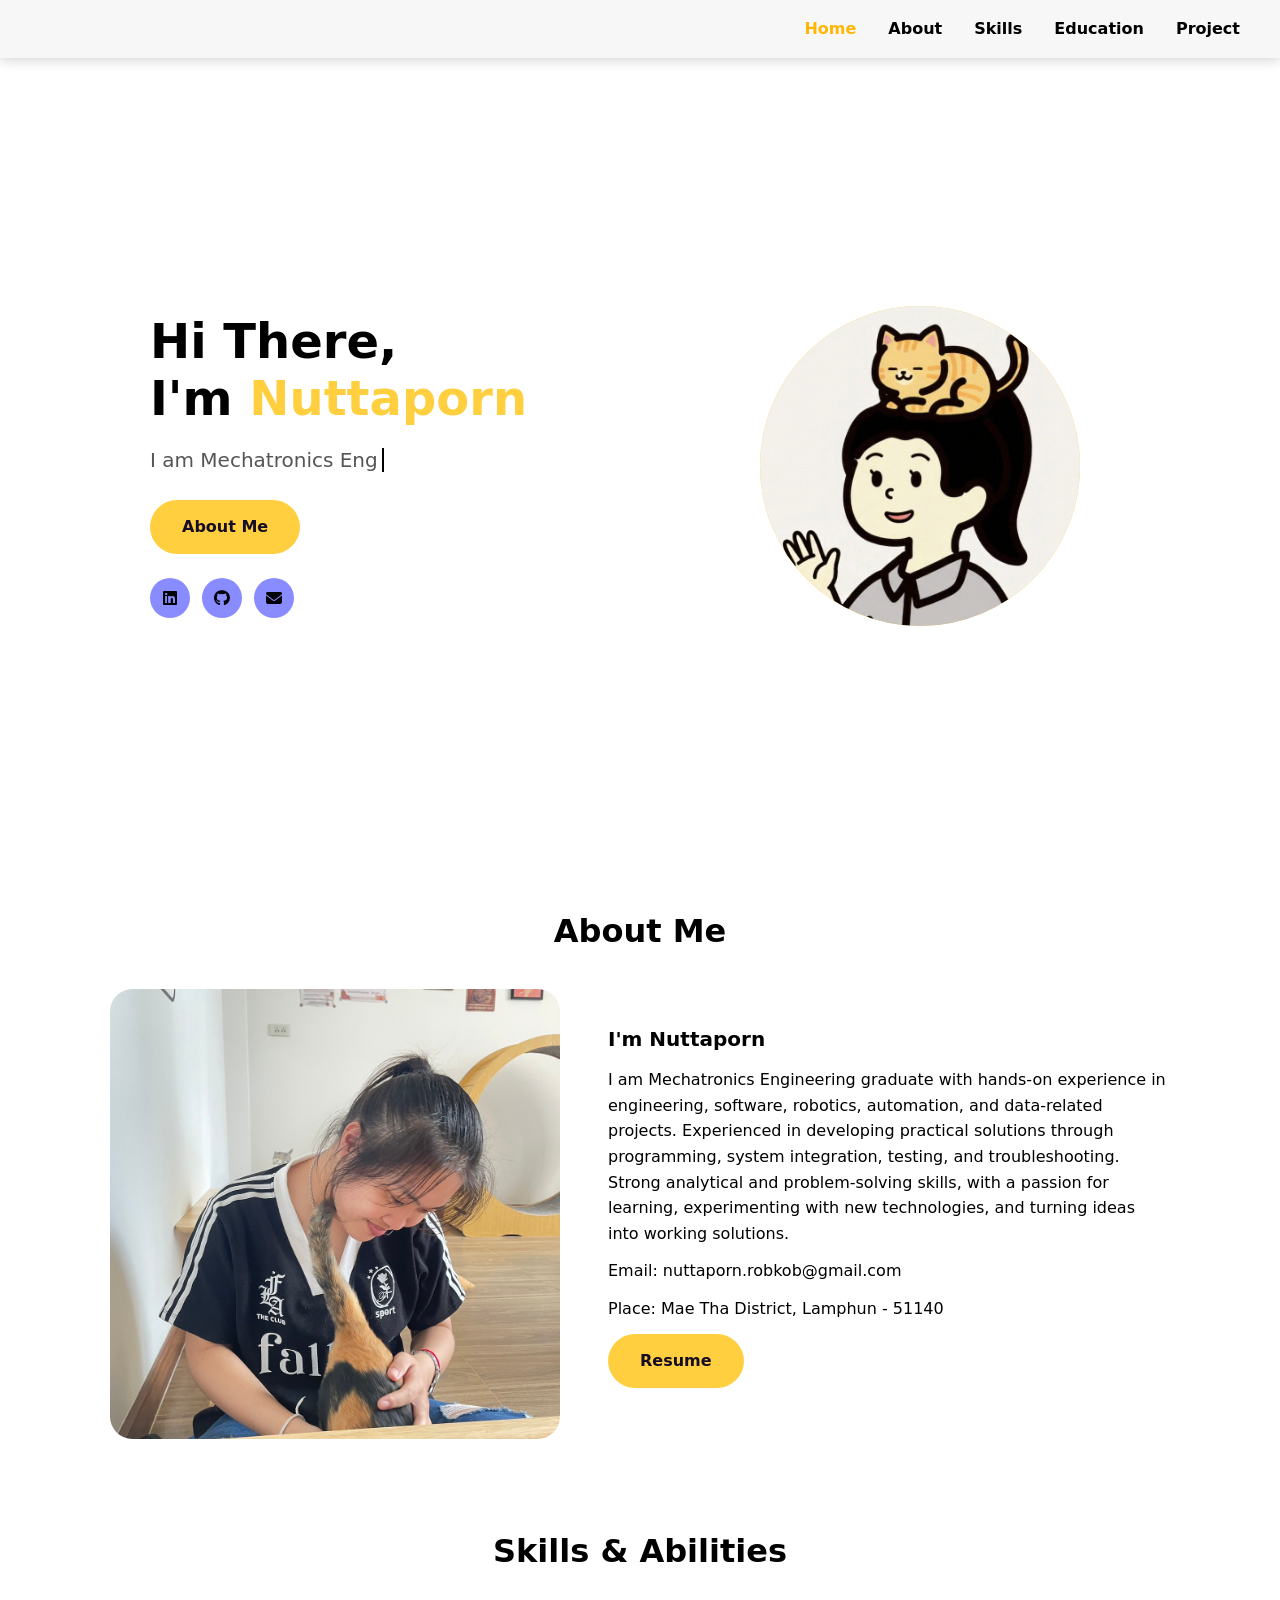
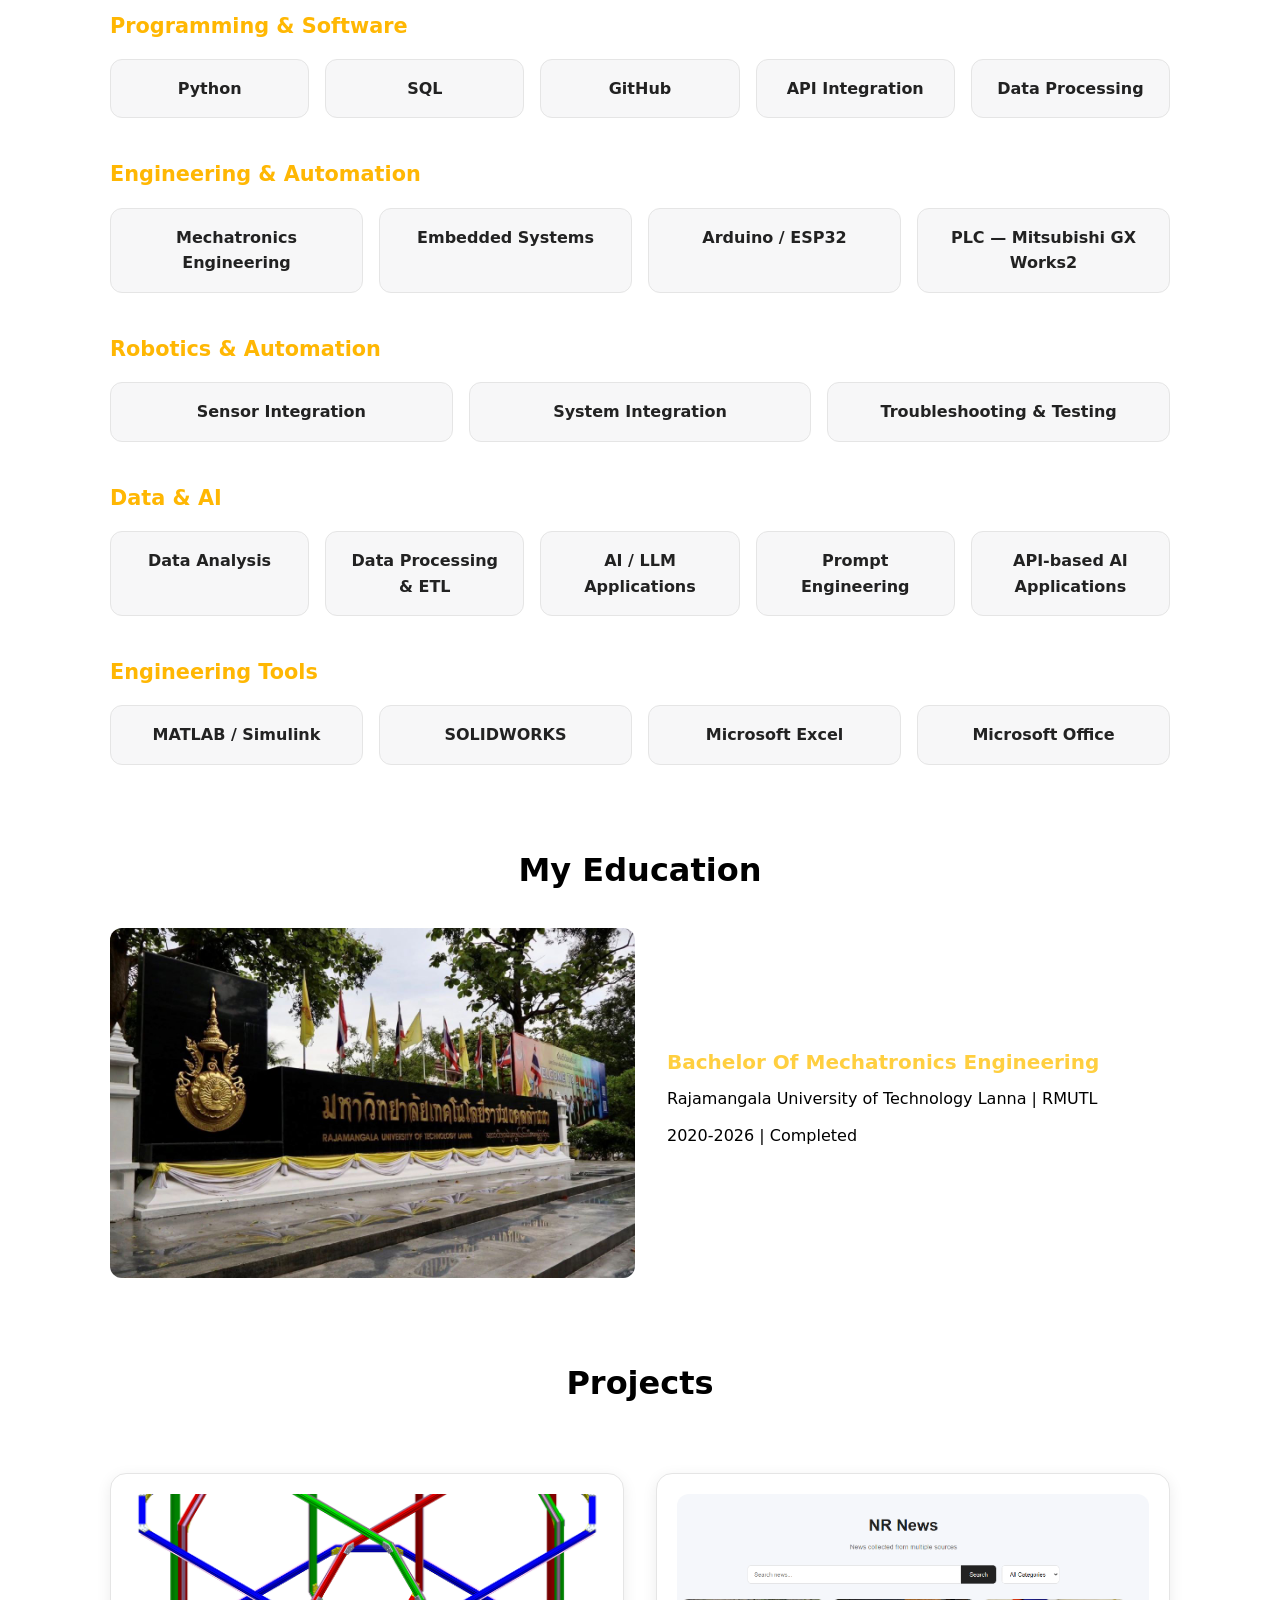
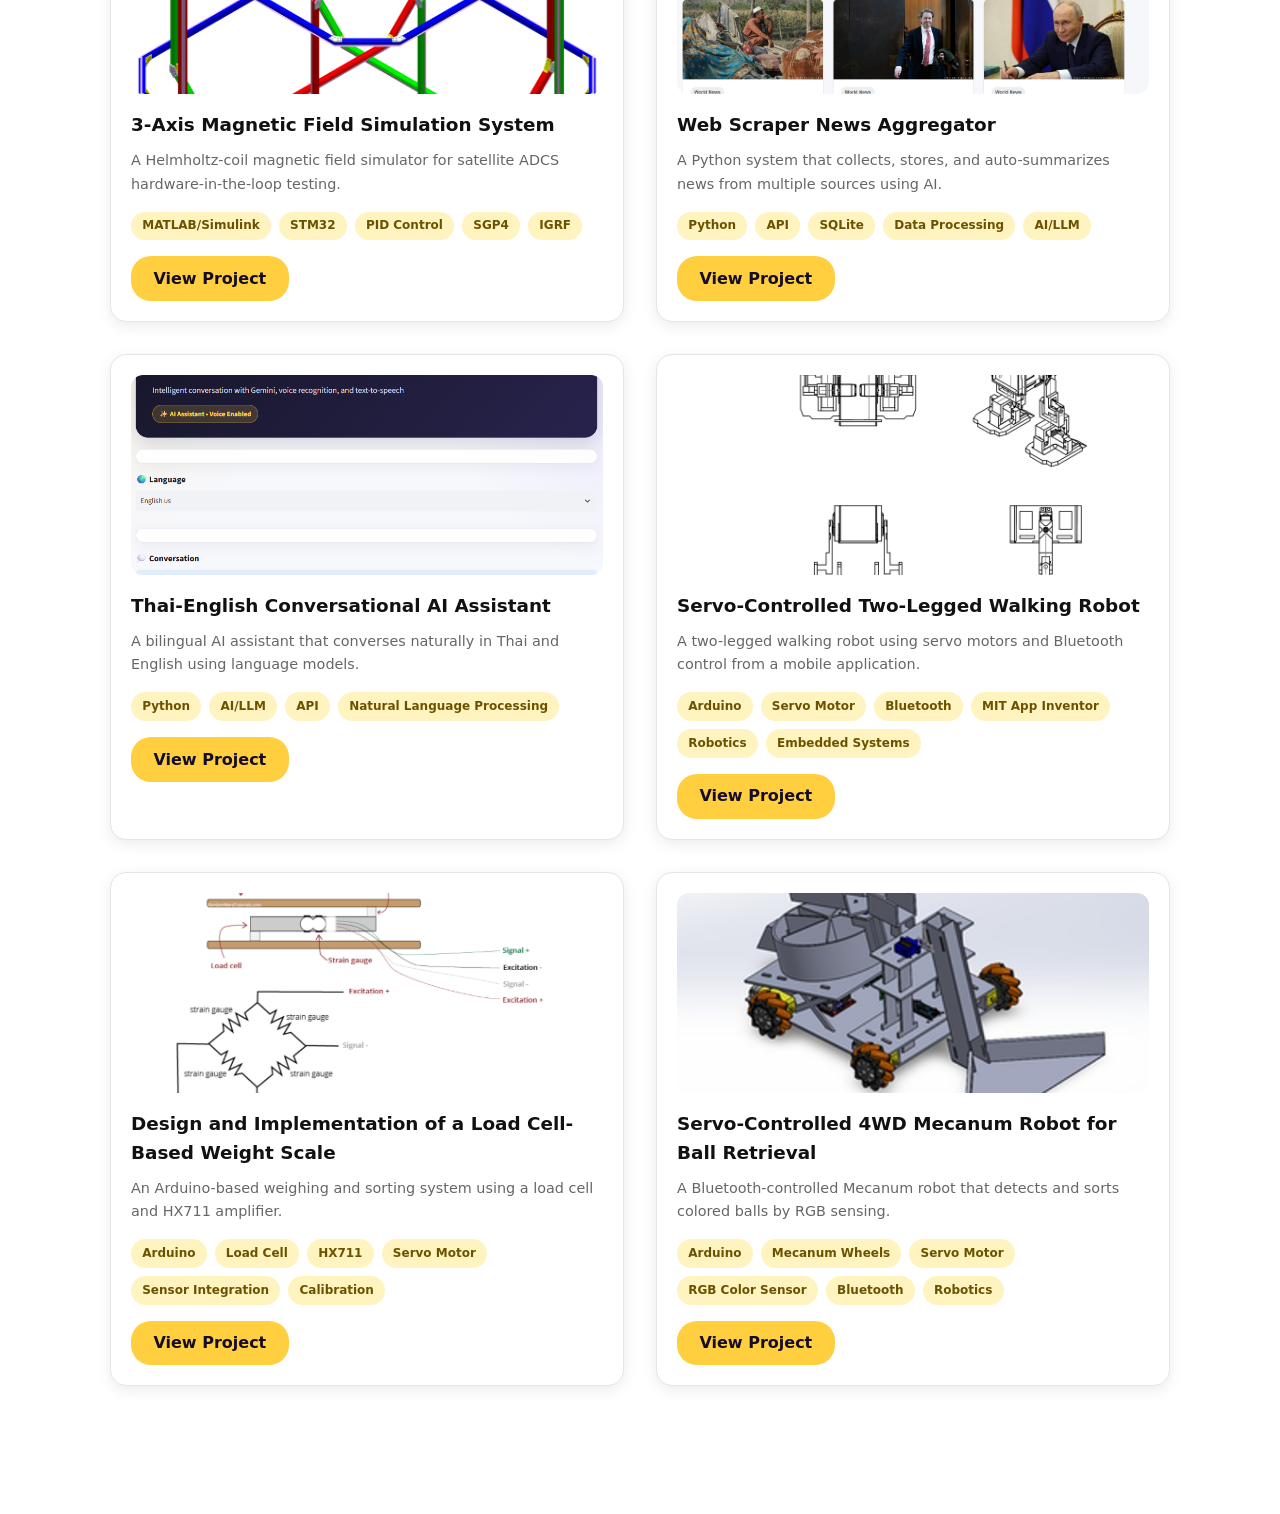
<file: index.html>
<!DOCTYPE html>
<html lang="en">
<head>
  <meta charset="UTF-8">
  <meta name="viewport" content="width=device-width, initial-scale=1.0">

  <link rel="stylesheet" href="style.css">
  <link rel="stylesheet"
        href="https://cdnjs.cloudflare.com/ajax/libs/font-awesome/6.5.1/css/all.min.css">

  <title>Nuttaporn Robkob | Portfolio</title>
</head>

<body>

  <!-- ==========================================================
       HEADER + NAVBAR
       ========================================================== -->
  <header>
    <nav>
      <ul>
        <li><a href="#home">Home</a></li>
        <li><a href="#about">About</a></li>
        <li><a href="#skills">Skills</a></li>
        <li><a href="#education">Education</a></li>
        <li><a href="#project">Project</a></li>
      </ul>
    </nav>
  </header>

  <main>

    <!-- ========================================================
         HOME
         ======================================================== -->
    <section id="home" class="hero">

      <div class="hero-text">
        <h1>
          Hi There,<br>
          I'm <span class="highlight">Nuttaporn</span>
        </h1>

        <p class="hero-tagline">
          I am<span id="typing-text"></span>
        </p>

        <a href="#about" class="btn-primary">About Me</a>

        <div class="social-icons">
          <a href="https://www.linkedin.com/in/nuttaporn-robkob"
             aria-label="LinkedIn"
             target="_blank"
             rel="noopener noreferrer">
            <i class="fa-brands fa-linkedin"></i>
          </a>

          <a href="https://github.com/nuttaporn-robkob"
             aria-label="GitHub"
             target="_blank"
             rel="noopener noreferrer">
            <i class="fa-brands fa-github"></i>
          </a>

          <a href="mailto:nuttaporn.robkob@gmail.com"
             aria-label="Email">
            <i class="fa-solid fa-envelope"></i>
          </a>
        </div>
      </div>

      <div class="hero-image">
        <img src="Animation.gif"
             alt="รูปโปรไฟล์ของ Nuttaporn Robkob"
             class="avatar">
      </div>

    </section>


    <!-- ========================================================
         ABOUT
         ======================================================== -->
    <section id="about">
      <h2>About Me</h2>

      <div class="about-content">

        <div class="about-text">
          <p>I'm Nuttaporn</p>

          <p>
            I am Mechatronics Engineering graduate with hands-on experience
            in engineering, software, robotics, automation, and data-related projects.
            Experienced in developing practical solutions through programming,
            system integration, testing, and troubleshooting.
            Strong analytical and problem-solving skills, with a passion for
            learning, experimenting with new technologies, and turning ideas
            into working solutions.
          </p>

          <p>Email: nuttaporn.robkob@gmail.com</p>
          <p>Place: Mae Tha District, Lamphun - 51140</p>

          <a href="Resume_NUTTAPORN ROBKOB.pdf"
             class="btn-primary"
             target="_blank"
             rel="noopener noreferrer">
            Resume
          </a>
        </div>

        <div class="about-image">
          <img src="Photo.jpg"
               alt="รูปโปรไฟล์ของ Nuttaporn Robkob"
               class="Profile">
        </div>

      </div>
    </section>


    <!-- ========================================================
         SKILLS
         ======================================================== -->
    <section id="skills">
      <h2>Skills & Abilities</h2>

      <div class="skill-group">
        <h3>Programming & Software</h3>
        <ul>
          <li>Python</li>
          <li>SQL</li>
          <li>GitHub</li>
          <li>API Integration</li>
          <li>Data Processing</li>
        </ul>
      </div>

      <div class="skill-group">
        <h3>Engineering & Automation</h3>
        <ul>
          <li>Mechatronics Engineering</li>
          <li>Embedded Systems</li>
          <li>Arduino / ESP32</li>
          <li>PLC — Mitsubishi GX Works2</li>
        </ul>
      </div>

      <div class="skill-group">
        <h3>Robotics & Automation</h3>
        <ul>
          <li>Sensor Integration</li>
          <li>System Integration</li>
          <li>Troubleshooting & Testing</li>
        </ul>
      </div>

      <div class="skill-group">
        <h3>Data & AI</h3>
        <ul>
          <li>Data Analysis</li>
          <li>Data Processing & ETL</li>
          <li>AI / LLM Applications</li>
          <li>Prompt Engineering</li>
          <li>API-based AI Applications</li>
        </ul>
      </div>

      <div class="skill-group">
        <h3>Engineering Tools</h3>
        <ul>
          <li>MATLAB / Simulink</li>
          <li>SOLIDWORKS</li>
          <li>Microsoft Excel</li>
          <li>Microsoft Office</li>
        </ul>
      </div>
    </section>


    <!-- ========================================================
         EDUCATION
         ======================================================== -->
    <section id="education">
      <h2>My Education</h2>
      <div class="edu-content">
        <div class="edu-text">
          <h3>Bachelor Of Mechatronics Engineering</h3>
          <p>Rajamangala University of Technology Lanna | RMUTL</p>
          <p>2020-2026 | Completed</p>
        </div>
        <img src="RMUTL.jpg" alt="RMUTL">
      </div>
    </section>


    <!-- ========================================================
         PROJECTS
         ======================================================== -->
    <section id="project">
      <h2>Projects</h2>

      <!-- 1 -->
      <article class="project-card">
        <div class="project-thumb-placeholder">
          <img src="3-Axis_Magnetic.png" alt="3-Axis Magnetic">
        </div>

        <h3>3-Axis Magnetic Field Simulation System</h3>

        <p class="project-summary">
          A Helmholtz-coil magnetic field simulator for satellite
          ADCS hardware-in-the-loop testing.
        </p>

        <ul class="tech-tags">
          <li>MATLAB/Simulink</li>
          <li>STM32</li>
          <li>PID Control</li>
          <li>SGP4</li>
          <li>IGRF</li>
        </ul>

        <div class="project-actions">
          <a href="projects/project3.html"
             target="_blank"
             rel="noopener noreferrer"
             class="btn-view">
            View Project
          </a>
        </div>
      </article>

      <!-- 2 -->
      <article class="project-card">
        <div class="project-thumb-placeholder">
          <img src="Global_News.png" alt="Global News">
        </div>

        <h3>Web Scraper News Aggregator</h3>

        <p class="project-summary">
          A Python system that collects, stores, and auto-summarizes
          news from multiple sources using AI.
        </p>

        <ul class="tech-tags">
          <li>Python</li>
          <li>API</li>
          <li>SQLite</li>
          <li>Data Processing</li>
          <li>AI/LLM</li>
        </ul>

        <div class="project-actions">
          <a href="projects/project1.html"
             target="_blank"
             rel="noopener noreferrer"
             class="btn-view">
            View Project
          </a>
        </div>
      </article>


      <!-- 3 -->
      <article class="project-card">
        <div class="project-thumb-placeholder">
          <img src="ToToChat.png" alt="ToToChat">
        </div>

        <h3>Thai-English Conversational AI Assistant</h3>

        <p class="project-summary">
          A bilingual AI assistant that converses naturally in Thai
          and English using language models.
        </p>

        <ul class="tech-tags">
          <li>Python</li>
          <li>AI/LLM</li>
          <li>API</li>
          <li>Natural Language Processing</li>
        </ul>

        <div class="project-actions">
          <a href="projects/project2.html"
             target="_blank"
             rel="noopener noreferrer"
             class="btn-view">
            View Project
          </a>
        </div>
      </article>

      <!-- 4 -->
      <article class="project-card">
        <div class="project-thumb-placeholder">
          <img src="Two-Legged.png" alt="Two-Legged">
        </div>

        <h3>Servo-Controlled Two-Legged Walking Robot</h3>

        <p class="project-summary">
          A two-legged walking robot using servo motors and Bluetooth
          control from a mobile application.
        </p>

        <ul class="tech-tags">
          <li>Arduino</li>
          <li>Servo Motor</li>
          <li>Bluetooth</li>
          <li>MIT App Inventor</li>
          <li>Robotics</li>
          <li>Embedded Systems</li>
        </ul>

        <div class="project-actions">
          <a href="projects/project4.html"
             target="_blank"
             rel="noopener noreferrer"
             class="btn-view">
            View Project
          </a>
        </div>
      </article>


      <!-- 5 -->
      <article class="project-card">
        <div class="project-thumb-placeholder">
          <img src="Load_Cell.png" alt="Load Cell">
        </div>

        <h3>Design and Implementation of a Load Cell-Based Weight Scale</h3>

        <p class="project-summary">
          An Arduino-based weighing and sorting system using a load cell
          and HX711 amplifier.
        </p>

        <ul class="tech-tags">
          <li>Arduino</li>
          <li>Load Cell</li>
          <li>HX711</li>
          <li>Servo Motor</li>
          <li>Sensor Integration</li>
          <li>Calibration</li>
        </ul>

        <div class="project-actions">
          <a href="projects/project5.html"
             target="_blank"
             rel="noopener noreferrer"
             class="btn-view">
            View Project
          </a>
        </div>
      </article>


      <!-- 6 -->
      <article class="project-card">
        <div class="project-thumb-placeholder">
          <img src="4WD Mecanum.jpg" alt="4WD Mecanum">
        </div>

        <h3>Servo-Controlled 4WD Mecanum Robot for Ball Retrieval</h3>

        <p class="project-summary">
          A Bluetooth-controlled Mecanum robot that detects and sorts
          colored balls by RGB sensing.
        </p>

        <ul class="tech-tags">
          <li>Arduino</li>
          <li>Mecanum Wheels</li>
          <li>Servo Motor</li>
          <li>RGB Color Sensor</li>
          <li>Bluetooth</li>
          <li>Robotics</li>
        </ul>

        <div class="project-actions">
          <a href="projects/project6.html"
             target="_blank"
             rel="noopener noreferrer"
             class="btn-view">
            View Project
          </a>
        </div>
      </article>

    </section>

  </main>

  <script src="script.js"></script>

</body>
</html>
</file>
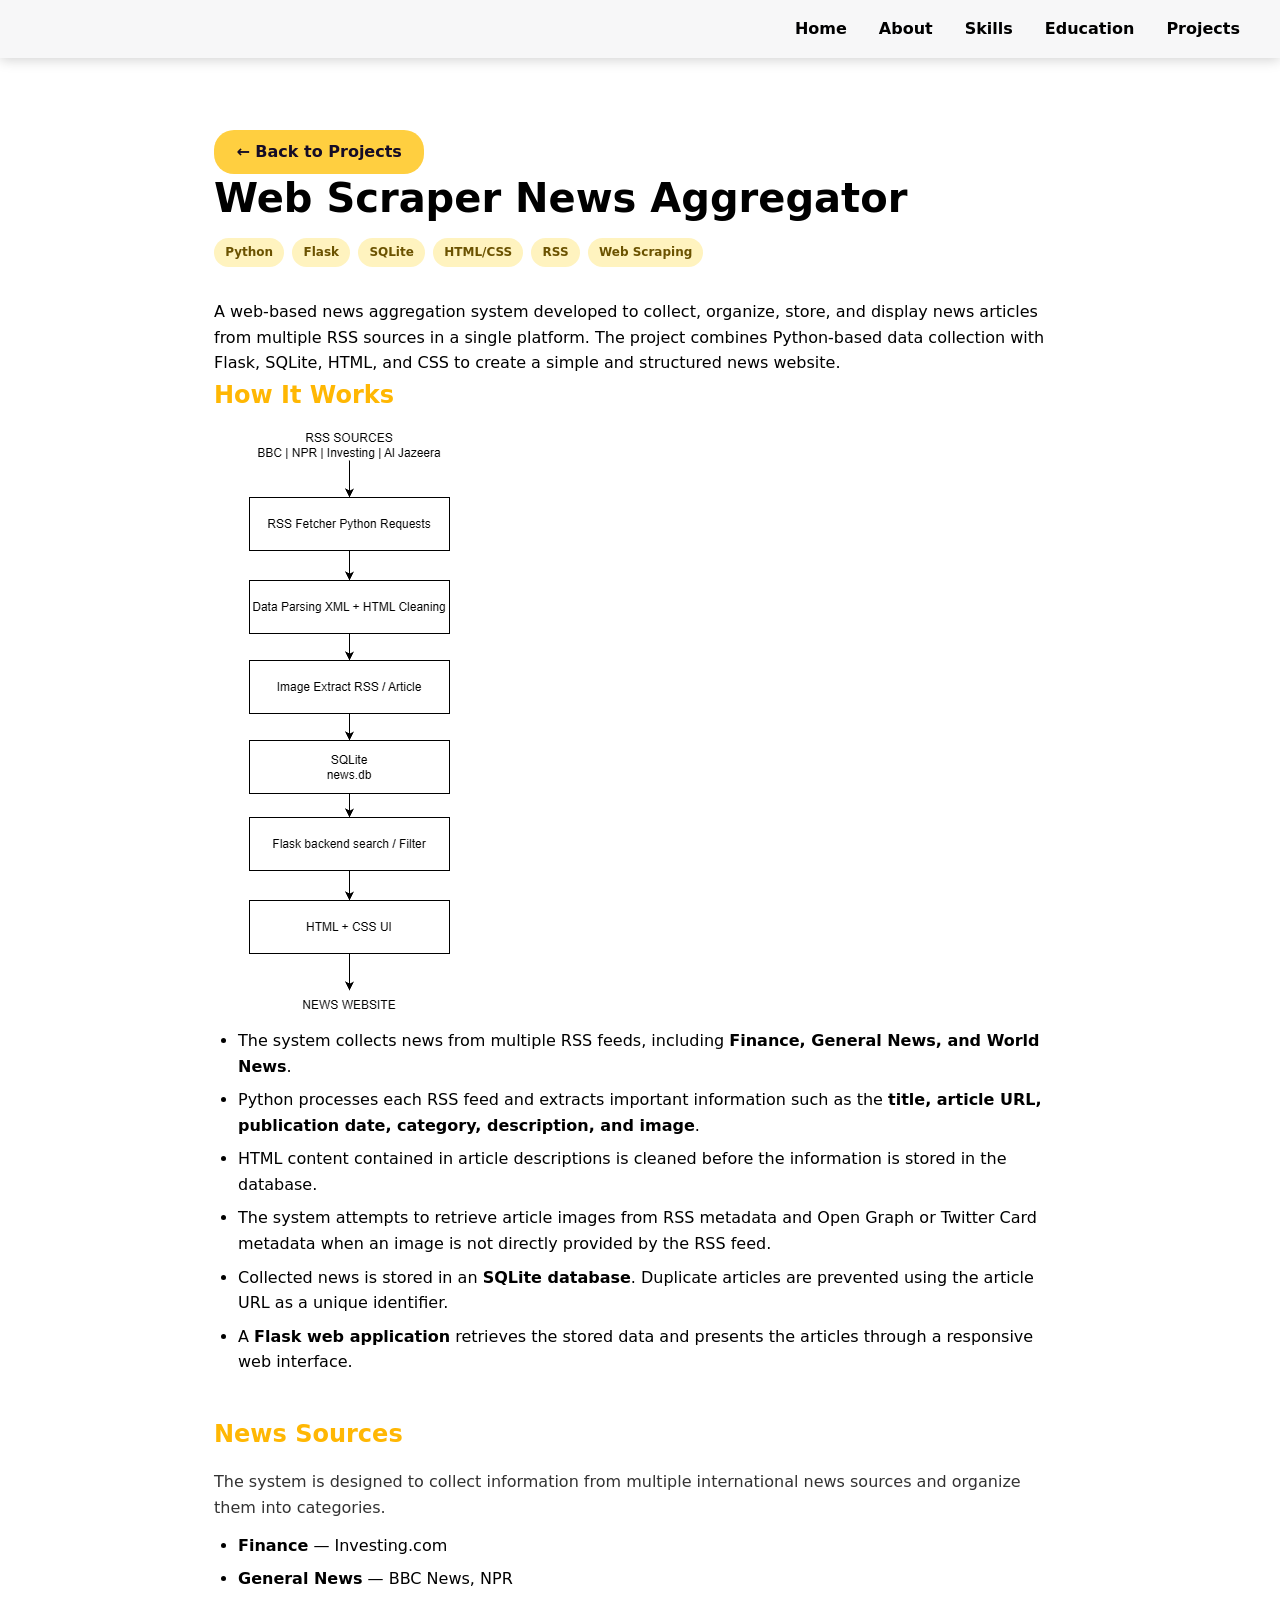
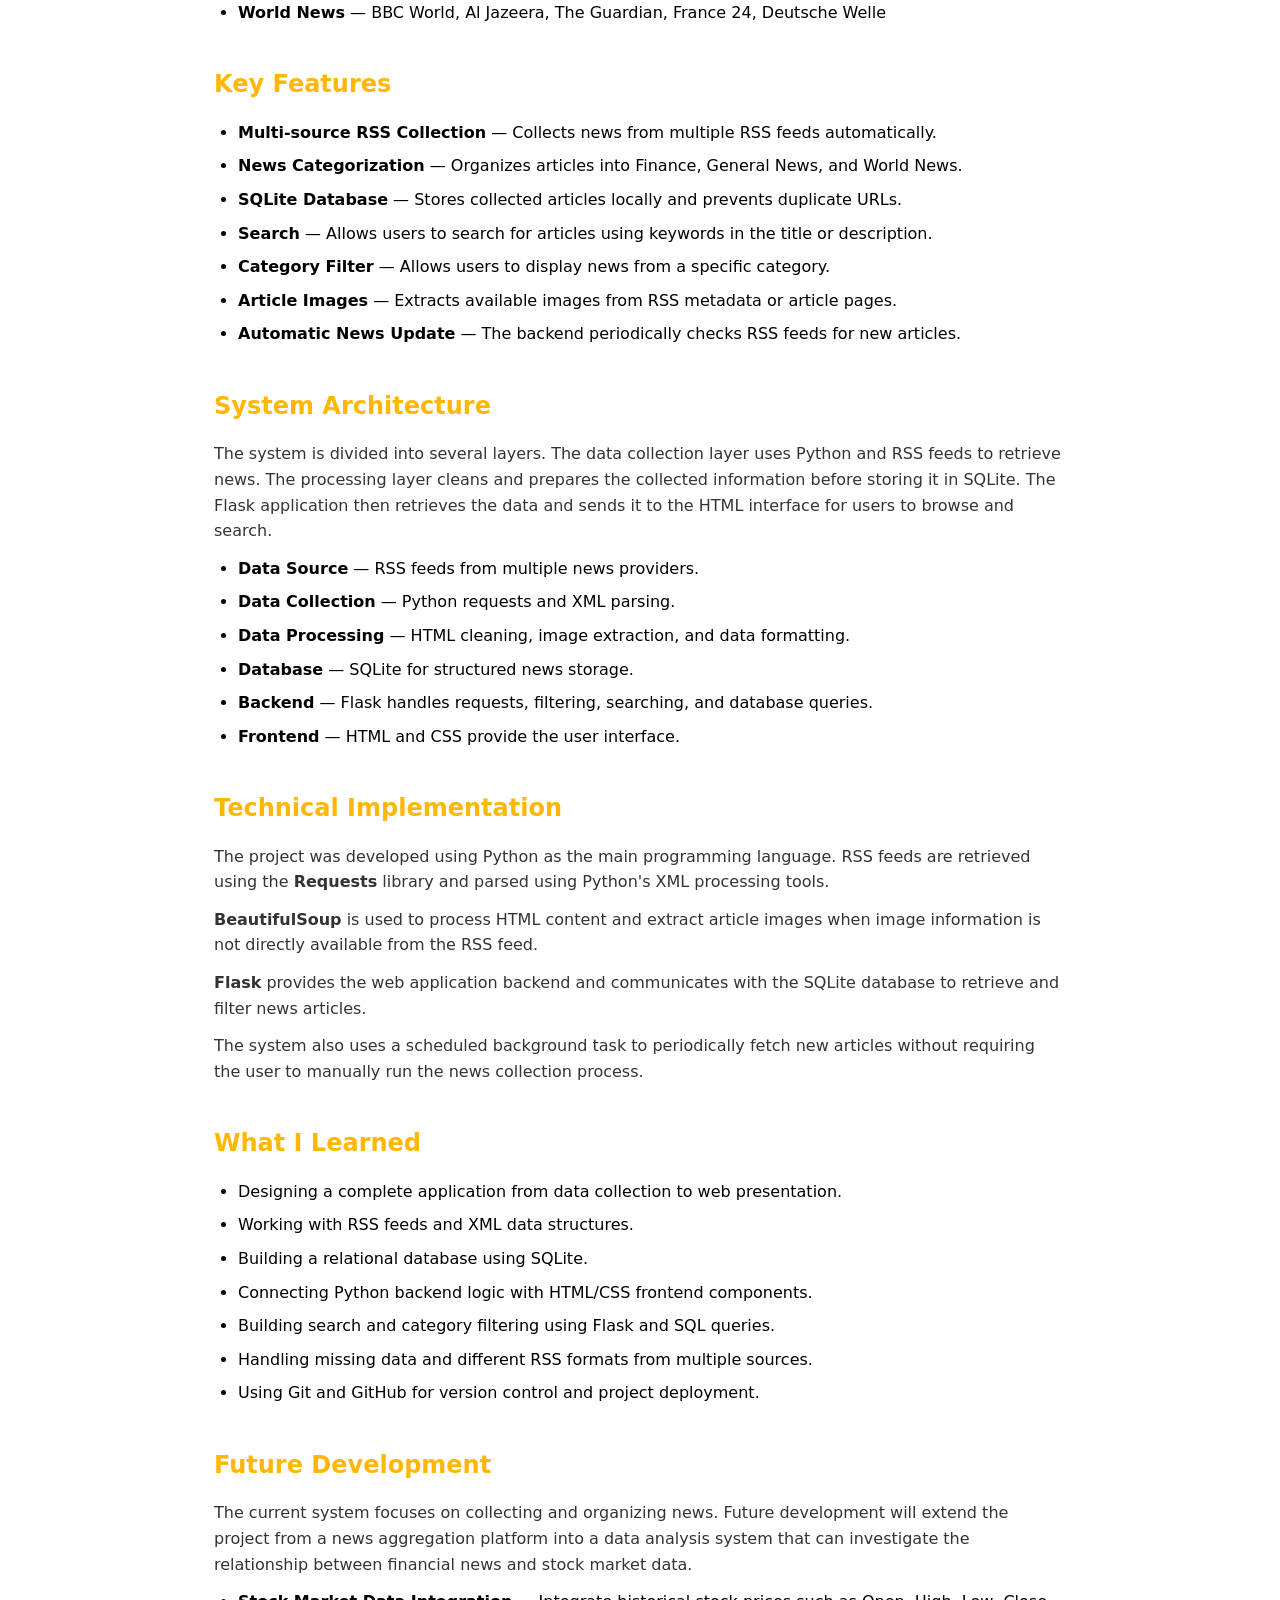
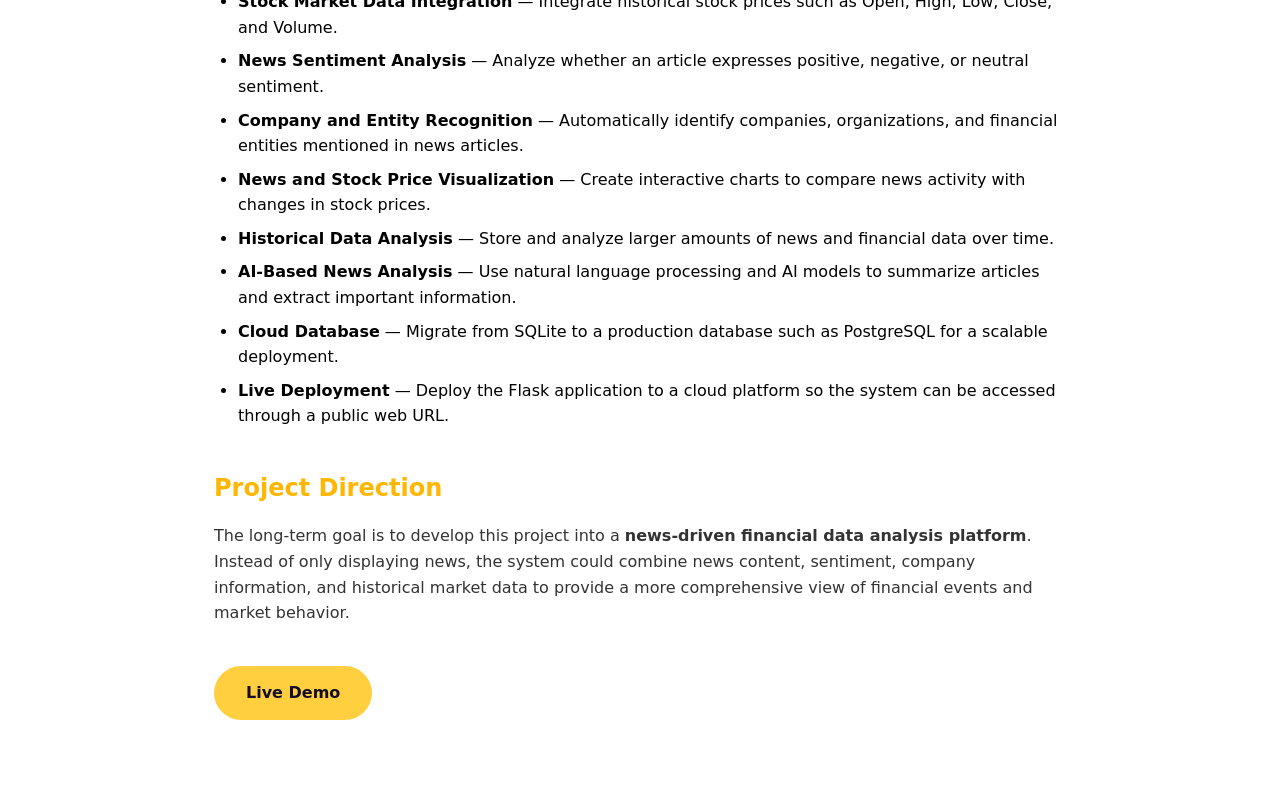
<file: projects/project1.html>
<!DOCTYPE html>
<html lang="en">

<head>
  <meta charset="UTF-8">
  <meta name="viewport" content="width=device-width, initial-scale=1.0">

  <link rel="stylesheet" href="../style.css">

  <title>Web Scraper News Aggregator | Nuttaporn Robkob</title>
</head>

<body>

  <header>
    <nav>
      <ul>
        <li><a href="../index.html#home">Home</a></li>
        <li><a href="../index.html#about">About</a></li>
        <li><a href="../index.html#skills">Skills</a></li>
        <li><a href="../index.html#education">Education</a></li>
        <li><a href="../index.html#project">Projects</a></li>
      </ul>
    </nav>
  </header>


  <main class="project-page">

    <a href="../index.html#project" class="btn-view">
      ← Back to Projects
    </a>


    <h1>Web Scraper News Aggregator</h1>

    <ul class="tech-tags">
      <li>Python</li>
      <li>Flask</li>
      <li>SQLite</li>
      <li>HTML/CSS</li>
      <li>RSS</li>
      <li>Web Scraping</li>
    </ul>

    <p>
      A web-based news aggregation system developed to collect, organize, 
      store, and display news articles from multiple RSS sources in a single 
      platform. The project combines Python-based data collection with Flask, 
      SQLite, HTML, and CSS to create a simple and structured news website.
    </p>
    <section>
      <h2>How It Works</h2>
      <img src="NewsSystem.png"
           alt="Web Scraper News System Workflow">
      <ul>
        <li>
          The system collects news from multiple RSS feeds, including
          <strong>Finance, General News, and World News</strong>.
        </li>
        <li>
          Python processes each RSS feed and extracts important information
          such as the <strong>title, article URL, publication date,
          category, description, and image</strong>.
        </li>
        <li>
          HTML content contained in article descriptions is cleaned before
          the information is stored in the database.
        </li>
        <li>
          The system attempts to retrieve article images from RSS metadata
          and Open Graph or Twitter Card metadata when an image is not
          directly provided by the RSS feed.
        </li>
        <li>
          Collected news is stored in an
          <strong>SQLite database</strong>. Duplicate articles are prevented
          using the article URL as a unique identifier.
        </li>
        <li>
          A <strong>Flask web application</strong> retrieves the stored data
          and presents the articles through a responsive web interface.
        </li>
      </ul>
    </section>

    <section>
      <h2>News Sources</h2>
      <p>
        The system is designed to collect information from multiple
        international news sources and organize them into categories.
      </p>
      <ul>
        <li>
          <strong>Finance</strong> — Investing.com
        </li>
        <li>
          <strong>General News</strong> — BBC News, NPR
        </li>
        <li>
          <strong>World News</strong> — BBC World, Al Jazeera,
          The Guardian, France 24, Deutsche Welle
        </li>
      </ul>
    </section>

    <section>
      <h2>Key Features</h2>
      <ul>
        <li>
          <strong>Multi-source RSS Collection</strong> —
          Collects news from multiple RSS feeds automatically.
        </li>
        <li>
          <strong>News Categorization</strong> —
          Organizes articles into Finance, General News, and World News.
        </li>
        <li>
          <strong>SQLite Database</strong> —
          Stores collected articles locally and prevents duplicate URLs.
        </li>
        <li>
          <strong>Search</strong> —
          Allows users to search for articles using keywords in
          the title or description.
        </li>
        <li>
          <strong>Category Filter</strong> —
          Allows users to display news from a specific category.
        </li>
        <li>
          <strong>Article Images</strong> —
          Extracts available images from RSS metadata or article pages.
        </li>
        <li>
          <strong>Automatic News Update</strong> —
          The backend periodically checks RSS feeds for new articles.
        </li>
      </ul>
    </section>

    <section>
      <h2>System Architecture</h2>
      <p>
        The system is divided into several layers. The data collection layer
        uses Python and RSS feeds to retrieve news. The processing layer
        cleans and prepares the collected information before storing it in
        SQLite. The Flask application then retrieves the data and sends it
        to the HTML interface for users to browse and search.
      </p>
      <ul>
        <li>
          <strong>Data Source</strong> — RSS feeds from multiple news providers.
        </li>
        <li>
          <strong>Data Collection</strong> — Python requests and XML parsing.
        </li>
        <li>
          <strong>Data Processing</strong> — HTML cleaning, image extraction,
          and data formatting.
        </li>
        <li>
          <strong>Database</strong> — SQLite for structured news storage.
        </li>
        <li>
          <strong>Backend</strong> — Flask handles requests, filtering,
          searching, and database queries.
        </li>
        <li>
          <strong>Frontend</strong> — HTML and CSS provide the user interface.
        </li>
      </ul>
    </section>

    <section>
      <h2>Technical Implementation</h2>
      <p>
        The project was developed using Python as the main programming
        language. RSS feeds are retrieved using the
        <strong>Requests</strong> library and parsed using Python's XML
        processing tools.
      </p>
      <p>
        <strong>BeautifulSoup</strong> is used to process HTML content and
        extract article images when image information is not directly
        available from the RSS feed.
      </p>
      <p>
        <strong>Flask</strong> provides the web application backend and
        communicates with the SQLite database to retrieve and filter news
        articles.
      </p>
      <p>
        The system also uses a scheduled background task to periodically
        fetch new articles without requiring the user to manually run the
        news collection process.
      </p>
    </section>

    <section>
      <h2>What I Learned</h2>
      <ul>
        <li>
          Designing a complete application from data collection
          to web presentation.
        </li>
        <li>
          Working with RSS feeds and XML data structures.
        </li>
        <li>
          Building a relational database using SQLite.
        </li>
        <li>
          Connecting Python backend logic with HTML/CSS frontend components.
        </li>
        <li>
          Building search and category filtering using Flask and SQL queries.
        </li>
        <li>
          Handling missing data and different RSS formats from multiple
          sources.
        </li>
        <li>
          Using Git and GitHub for version control and project deployment.
        </li>
      </ul>
    </section>

    <section>
      <h2>Future Development</h2>
      <p>
        The current system focuses on collecting and organizing news.
        Future development will extend the project from a news aggregation
        platform into a data analysis system that can investigate the
        relationship between financial news and stock market data.
      </p>
      <ul>
        <li>
          <strong>Stock Market Data Integration</strong> —
          Integrate historical stock prices such as Open, High, Low,
          Close, and Volume.
        </li>
        <li>
          <strong>News Sentiment Analysis</strong> —
          Analyze whether an article expresses positive, negative,
          or neutral sentiment.
        </li>
        <li>
          <strong>Company and Entity Recognition</strong> —
          Automatically identify companies, organizations, and financial
          entities mentioned in news articles.
        </li>
        <li>
          <strong>News and Stock Price Visualization</strong> —
          Create interactive charts to compare news activity with
          changes in stock prices.
        </li>
        <li>
          <strong>Historical Data Analysis</strong> —
          Store and analyze larger amounts of news and financial data
          over time.
        </li>
        <li>
          <strong>AI-Based News Analysis</strong> —
          Use natural language processing and AI models to summarize
          articles and extract important information.
        </li>
        <li>
          <strong>Cloud Database</strong> —
          Migrate from SQLite to a production database such as
          PostgreSQL for a scalable deployment.
        </li>
        <li>
          <strong>Live Deployment</strong> —
          Deploy the Flask application to a cloud platform so the
          system can be accessed through a public web URL.
        </li>
      </ul>
    </section>

    <section>
      <h2>Project Direction</h2>
      <p>
        The long-term goal is to develop this project into a
        <strong>news-driven financial data analysis platform</strong>.
        Instead of only displaying news, the system could combine
        news content, sentiment, company information, and historical
        market data to provide a more comprehensive view of financial
        events and market behavior.
      </p>
    </section>
    <a href="https://web-scraper-news.onrender.com"
       class="btn-primary"
       target="_blank"
       rel="noopener noreferrer">
      Live Demo
    </a>
  </main>
</body>
</html>
</file>
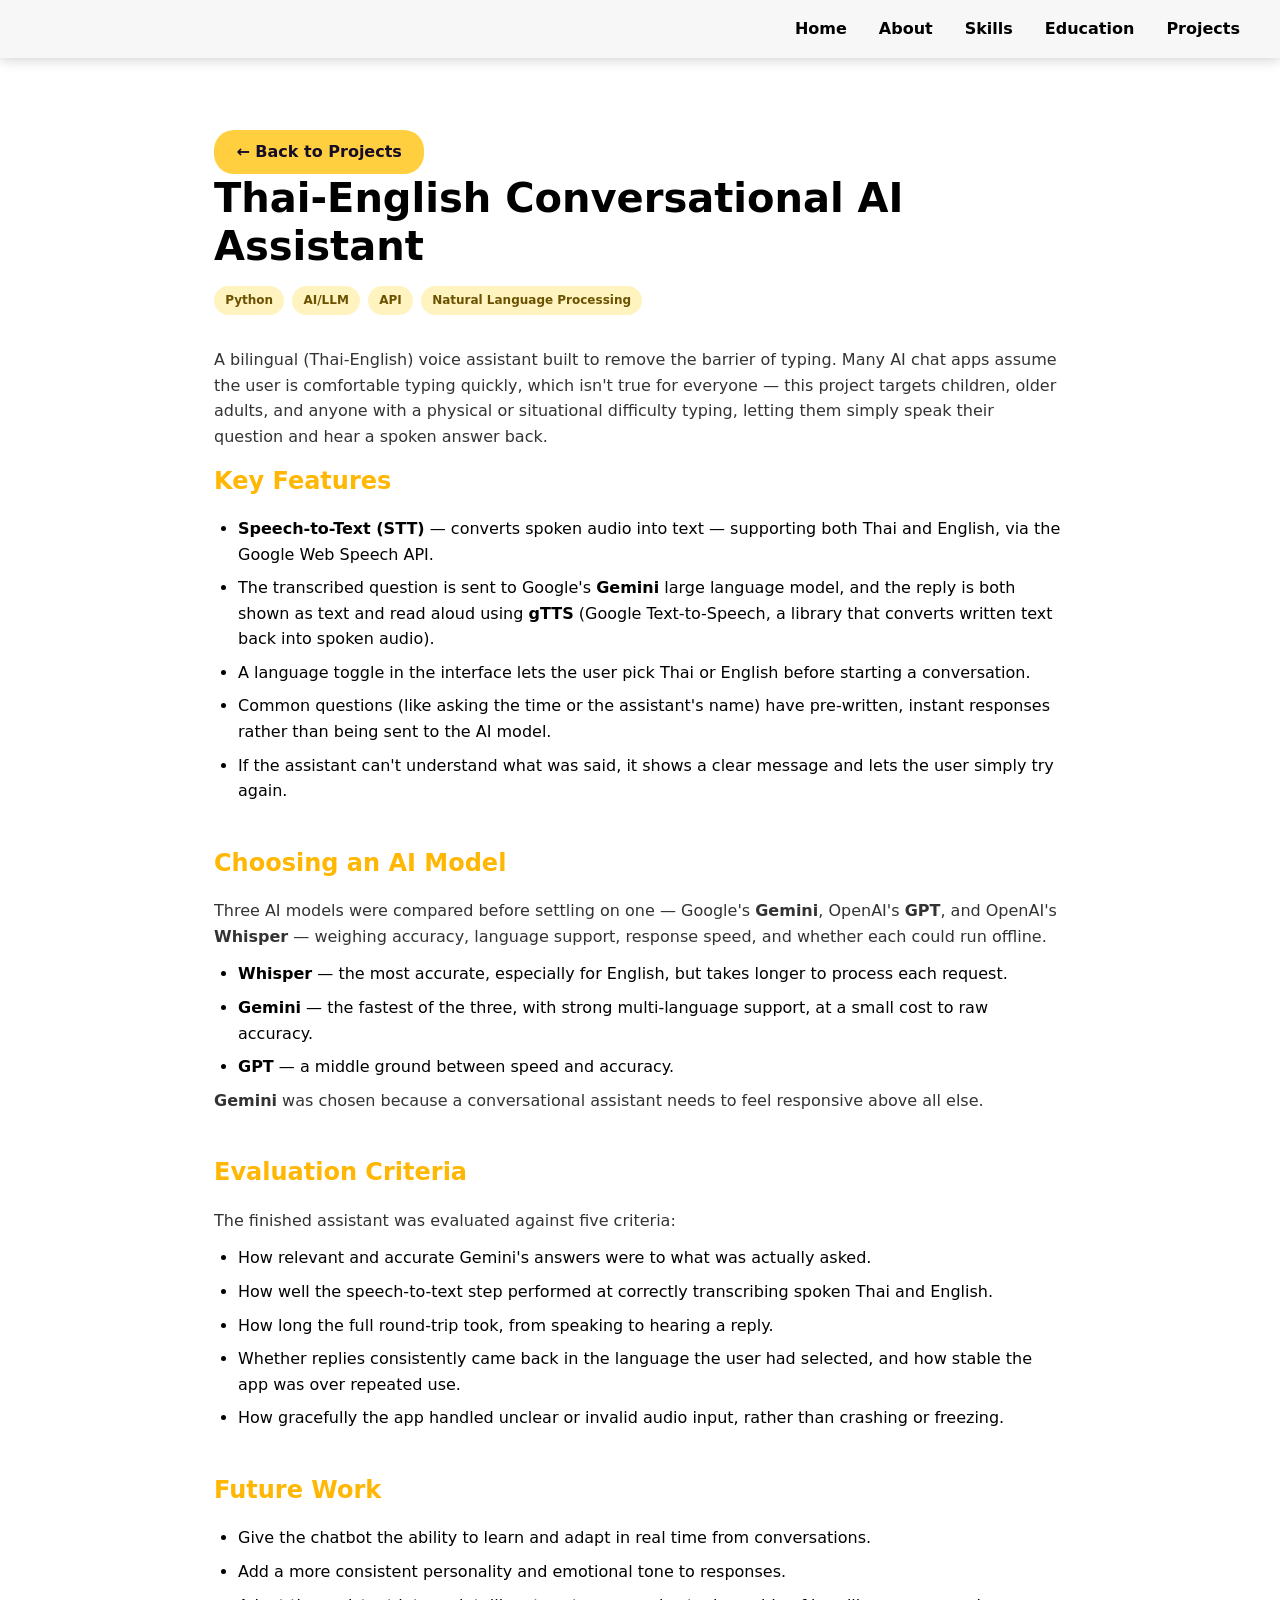
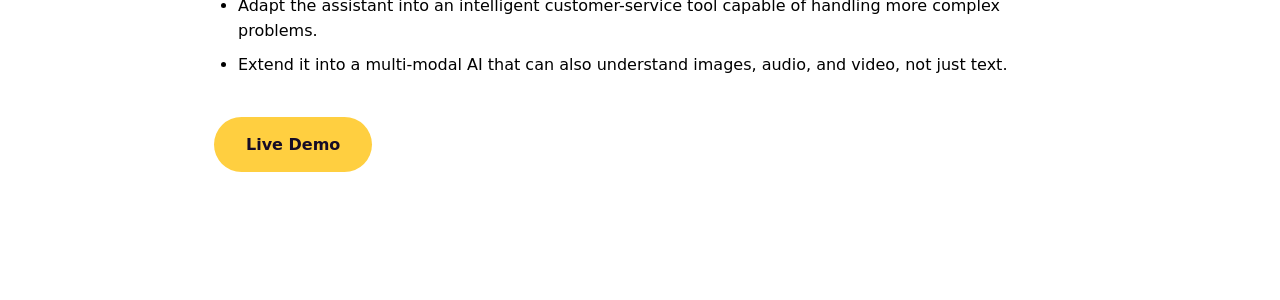
<file: projects/project2.html>
<!DOCTYPE html>
<html lang="en">
<head>
  <meta charset="UTF-8">
  <meta name="viewport" content="width=device-width, initial-scale=1.0">

  <link rel="stylesheet" href="../style.css">

  <title>Thai-English Conversational AI Assistant | Nuttaporn Robkob</title>
</head>

<body>

  <header>
    <nav>
      <ul>
        <li><a href="../index.html#home">Home</a></li>
        <li><a href="../index.html#about">About</a></li>
        <li><a href="../index.html#skills">Skills</a></li>
        <li><a href="../index.html#education">Education</a></li>
        <li><a href="../index.html#project">Projects</a></li>
      </ul>
    </nav>
  </header>

  <main class="project-page">

    <a href="../index.html#project" class="btn-view">
      ← Back to Projects
    </a>

    <h1>Thai-English Conversational AI Assistant</h1>

    <ul class="tech-tags">
        <li>Python</li>
        <li>AI/LLM</li>
        <li>API</li>
        <li>Natural Language Processing</li>
    </ul>

    <section>
      <p>
        A bilingual (Thai-English) voice assistant built to remove the barrier of typing. Many AI chat apps assume
        the user is comfortable typing quickly, which isn't true for everyone — this project targets children,
        older adults, and anyone with a physical or situational difficulty typing, letting them simply speak their
        question and hear a spoken answer back.
      </p>

      <section>
        <h2>Key Features</h2>
        <ul>
          <li>
            <strong>Speech-to-Text (STT)</strong> — converts spoken audio into text — supporting both Thai and
            English, via the Google Web Speech API.
          </li>
          <li>
            The transcribed question is sent to Google's <strong>Gemini</strong> large language model, and the
            reply is both shown as text and read aloud using <strong>gTTS</strong> (Google Text-to-Speech, a
            library that converts written text back into spoken audio).
          </li>
          <li>A language toggle in the interface lets the user pick Thai or English before starting a conversation.</li>
          <li>Common questions (like asking the time or the assistant's name) have pre-written, instant responses rather than being sent to the AI model.</li>
          <li>If the assistant can't understand what was said, it shows a clear message and lets the user simply try again.</li>
        </ul>
      </section>

      <section>
        <h2>Choosing an AI Model</h2>
        <p>
          Three AI models were compared before settling on one — Google's <strong>Gemini</strong>, OpenAI's
          <strong>GPT</strong>, and OpenAI's <strong>Whisper</strong> — weighing accuracy, language support,
          response speed, and whether each could run offline.
        </p>
        <ul>
          <li><strong>Whisper</strong> — the most accurate, especially for English, but takes longer to process each request.</li>
          <li><strong>Gemini</strong> — the fastest of the three, with strong multi-language support, at a small cost to raw accuracy.</li>
          <li><strong>GPT</strong> — a middle ground between speed and accuracy.</li>
        </ul>
        <p><strong>Gemini</strong> was chosen because a conversational assistant needs to feel responsive above all else.</p>
      </section>

      <section>
        <h2>Evaluation Criteria</h2>
        <p>The finished assistant was evaluated against five criteria:</p>
        <ul>
          <li>How relevant and accurate Gemini's answers were to what was actually asked.</li>
          <li>How well the speech-to-text step performed at correctly transcribing spoken Thai and English.</li>
          <li>How long the full round-trip took, from speaking to hearing a reply.</li>
          <li>Whether replies consistently came back in the language the user had selected, and how stable the app was over repeated use.</li>
          <li>How gracefully the app handled unclear or invalid audio input, rather than crashing or freezing.</li>
        </ul>
      </section>

      <section>
        <h2>Future Work</h2>
        <ul>
          <li>Give the chatbot the ability to learn and adapt in real time from conversations.</li>
          <li>Add a more consistent personality and emotional tone to responses.</li>
          <li>Adapt the assistant into an intelligent customer-service tool capable of handling more complex problems.</li>
          <li>Extend it into a multi-modal AI that can also understand images, audio, and video, not just text.</li>
        </ul>
      </section>

    <a href="https://toto-chatbot-843uufktg7nkeyzb29jtu2.streamlit.app/"
      class="btn-primary"
      target="_blank"
      rel="noopener noreferrer">
        Live Demo
    </a>
  </main>

</body>
</html>
</file>
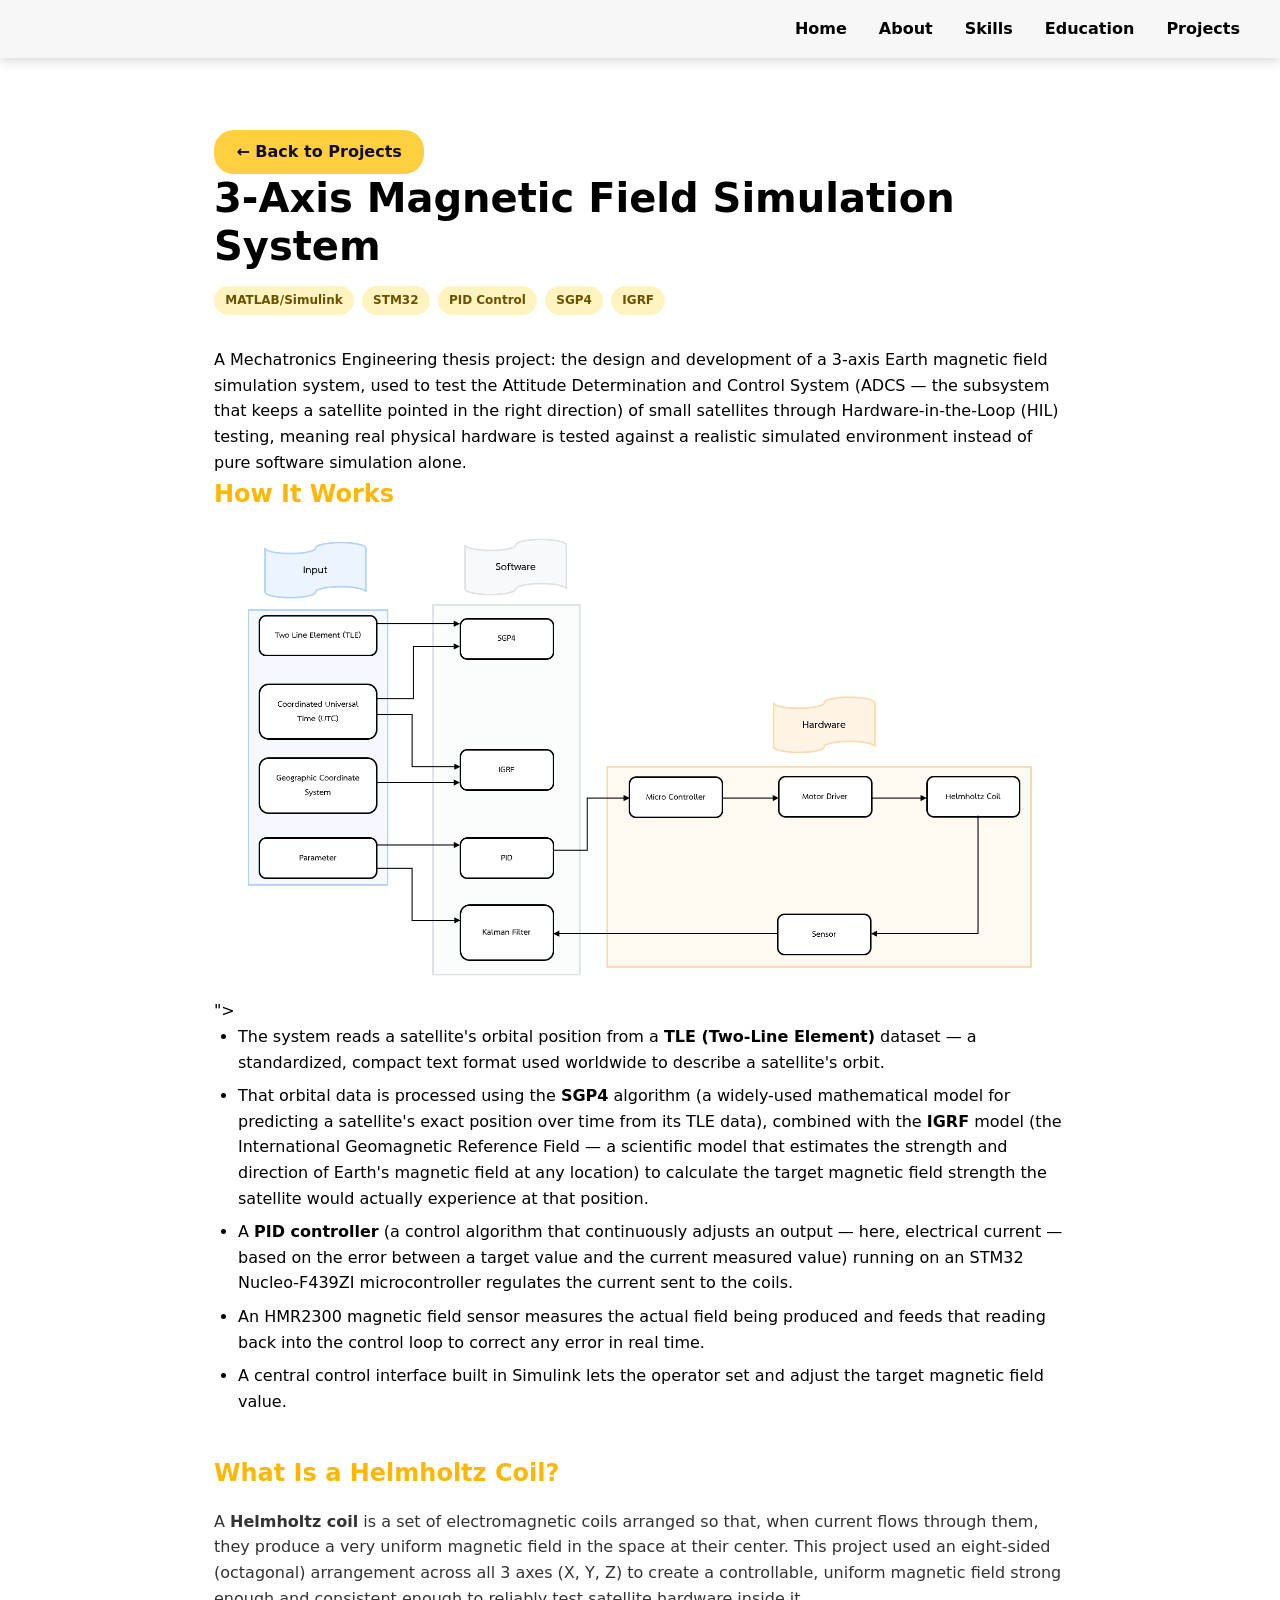
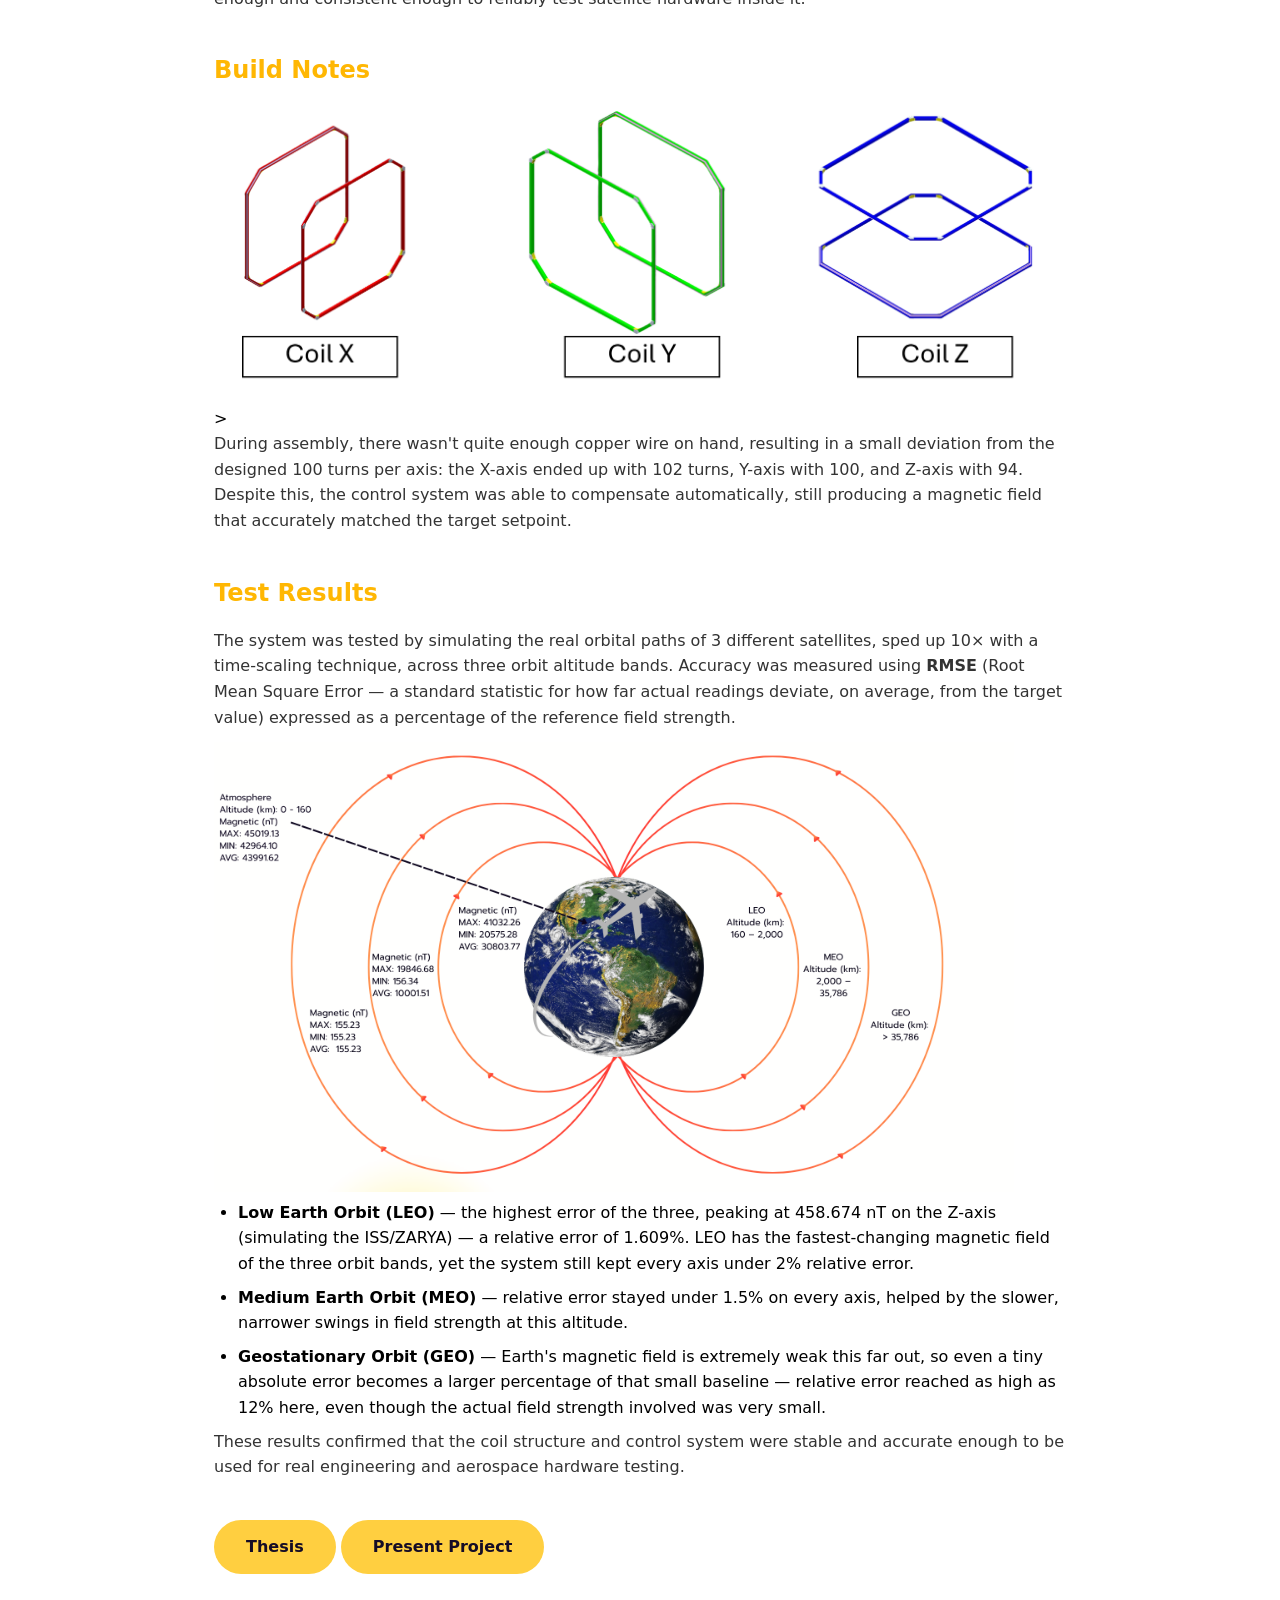
<file: projects/project3.html>
<!DOCTYPE html>
<html lang="en">
<head>
  <meta charset="UTF-8">
  <meta name="viewport" content="width=device-width, initial-scale=1.0">

  <link rel="stylesheet" href="../style.css">

  <title>3-Axis Magnetic Field Simulation System | Nuttaporn Robkob</title>
</head>

<body>

  <header>
    <nav>
      <ul>
        <li><a href="../index.html#home">Home</a></li>
        <li><a href="../index.html#about">About</a></li>
        <li><a href="../index.html#skills">Skills</a></li>
        <li><a href="../index.html#education">Education</a></li>
        <li><a href="../index.html#project">Projects</a></li>
      </ul>
    </nav>
  </header>

  <main class="project-page">

    <a href="../index.html#project" class="btn-view">
      ← Back to Projects
    </a>

    <h1>3-Axis Magnetic Field Simulation System</h1>

    <ul class="tech-tags">
        <li>MATLAB/Simulink</li>
        <li>STM32</li>
        <li>PID Control</li>
        <li>SGP4</li>
        <li>IGRF</li>
    </ul>

    <p>
        A Mechatronics Engineering thesis project: the design and development of a 3-axis Earth magnetic field
        simulation system, used to test the Attitude Determination and Control System (ADCS — the subsystem
        that keeps a satellite pointed in the right direction) of small satellites through Hardware-in-the-Loop
        (HIL) testing, meaning real physical hardware is tested against a realistic simulated environment
        instead of pure software simulation alone.
      </p>

      <section>
        <h2>How It Works</h2>
        <img src="Systemwork.png" alt="How to work TLE to Earth Magnetic Field" style="width: 800px; max-width: 100%; height: auto; display: block; margin: 20px auto;">">
        <ul>
          <li>
            The system reads a satellite's orbital position from a <strong>TLE (Two-Line Element)</strong> dataset —
            a standardized, compact text format used worldwide to describe a satellite's orbit.
          </li>
          <li>
            That orbital data is processed using the <strong>SGP4</strong> algorithm (a widely-used mathematical
            model for predicting a satellite's exact position over time from its TLE data), combined with the
            <strong>IGRF</strong> model (the International Geomagnetic Reference Field — a scientific model that
            estimates the strength and direction of Earth's magnetic field at any location) to calculate the
            target magnetic field strength the satellite would actually experience at that position.
          </li>
          <li>
            A <strong>PID controller</strong> (a control algorithm that continuously adjusts an output — here,
            electrical current — based on the error between a target value and the current measured value) running
            on an STM32 Nucleo-F439ZI microcontroller regulates the current sent to the coils.
          </li>
          <li>
            An HMR2300 magnetic field sensor measures the actual field being produced and feeds that reading back
            into the control loop to correct any error in real time.
          </li>
          <li>A central control interface built in Simulink lets the operator set and adjust the target magnetic field value.</li>
        </ul>
      </section>

      <section>
        <h2>What Is a Helmholtz Coil?</h2>
        <p>
          A <strong>Helmholtz coil</strong> is a set of electromagnetic coils arranged so that, when current
          flows through them, they produce a very uniform magnetic field in the space at their center. This
          project used an eight-sided (octagonal) arrangement across all 3 axes (X, Y, Z) to create a controllable,
          uniform magnetic field strong enough and consistent enough to reliably test satellite hardware inside it.
        </p>
      </section>

      <section>
        <h2>Build Notes</h2>
        <img src="Coil.png" alt="Coil X, Y, Z" style="width: 800px; max-width: 100%; height: auto; display: block; margin: 20px auto;">>
        <p>
          During assembly, there wasn't quite enough copper wire on hand, resulting in a small deviation from the
          designed 100 turns per axis: the X-axis ended up with 102 turns, Y-axis with 100, and Z-axis with 94.
          Despite this, the control system was able to compensate automatically, still producing a magnetic field
          that accurately matched the target setpoint.
        </p>
      </section>

      <section>
        <h2>Test Results</h2>
        <p>
          The system was tested by simulating the real orbital paths of 3 different satellites, sped up 10× with
          a time-scaling technique, across three orbit altitude bands. Accuracy was measured using
          <strong>RMSE</strong> (Root Mean Square Error — a standard statistic for how far actual readings deviate,
          on average, from the target value) expressed as a percentage of the reference field strength.
        </p>
        <img src="Satellite.png" alt="Graph of the LEO, MEO, GEO" style="width: 800px; height: auto;">
        <ul>
          <li>
            <strong>Low Earth Orbit (LEO)</strong> — the highest error of the three, peaking at 458.674 nT on the
            Z-axis (simulating the ISS/ZARYA) — a relative error of 1.609%. LEO has the fastest-changing magnetic
            field of the three orbit bands, yet the system still kept every axis under 2% relative error.
          </li>
          <li>
            <strong>Medium Earth Orbit (MEO)</strong> — relative error stayed under 1.5% on every axis, helped by
            the slower, narrower swings in field strength at this altitude.
          </li>
          <li>
            <strong>Geostationary Orbit (GEO)</strong> — Earth's magnetic field is extremely weak this far out, so
            even a tiny absolute error becomes a larger percentage of that small baseline — relative error reached
            as high as 12% here, even though the actual field strength involved was very small.
          </li>
        </ul>
        <p>
          These results confirmed that the coil structure and control system were stable and accurate enough to be
          used for real engineering and aerospace hardware testing.
        </p>
      </section>

      <a href="Thesis_final.pdf"
             class="btn-primary"
             target="_blank"
             rel="noopener noreferrer">
            Thesis
      </a>
      <a href="Present_FinalProject.pptx"
             class="btn-primary"
             target="_blank"
             rel="noopener noreferrer">
            Present Project
      </a>


  </main>

</body>
</html>
</file>
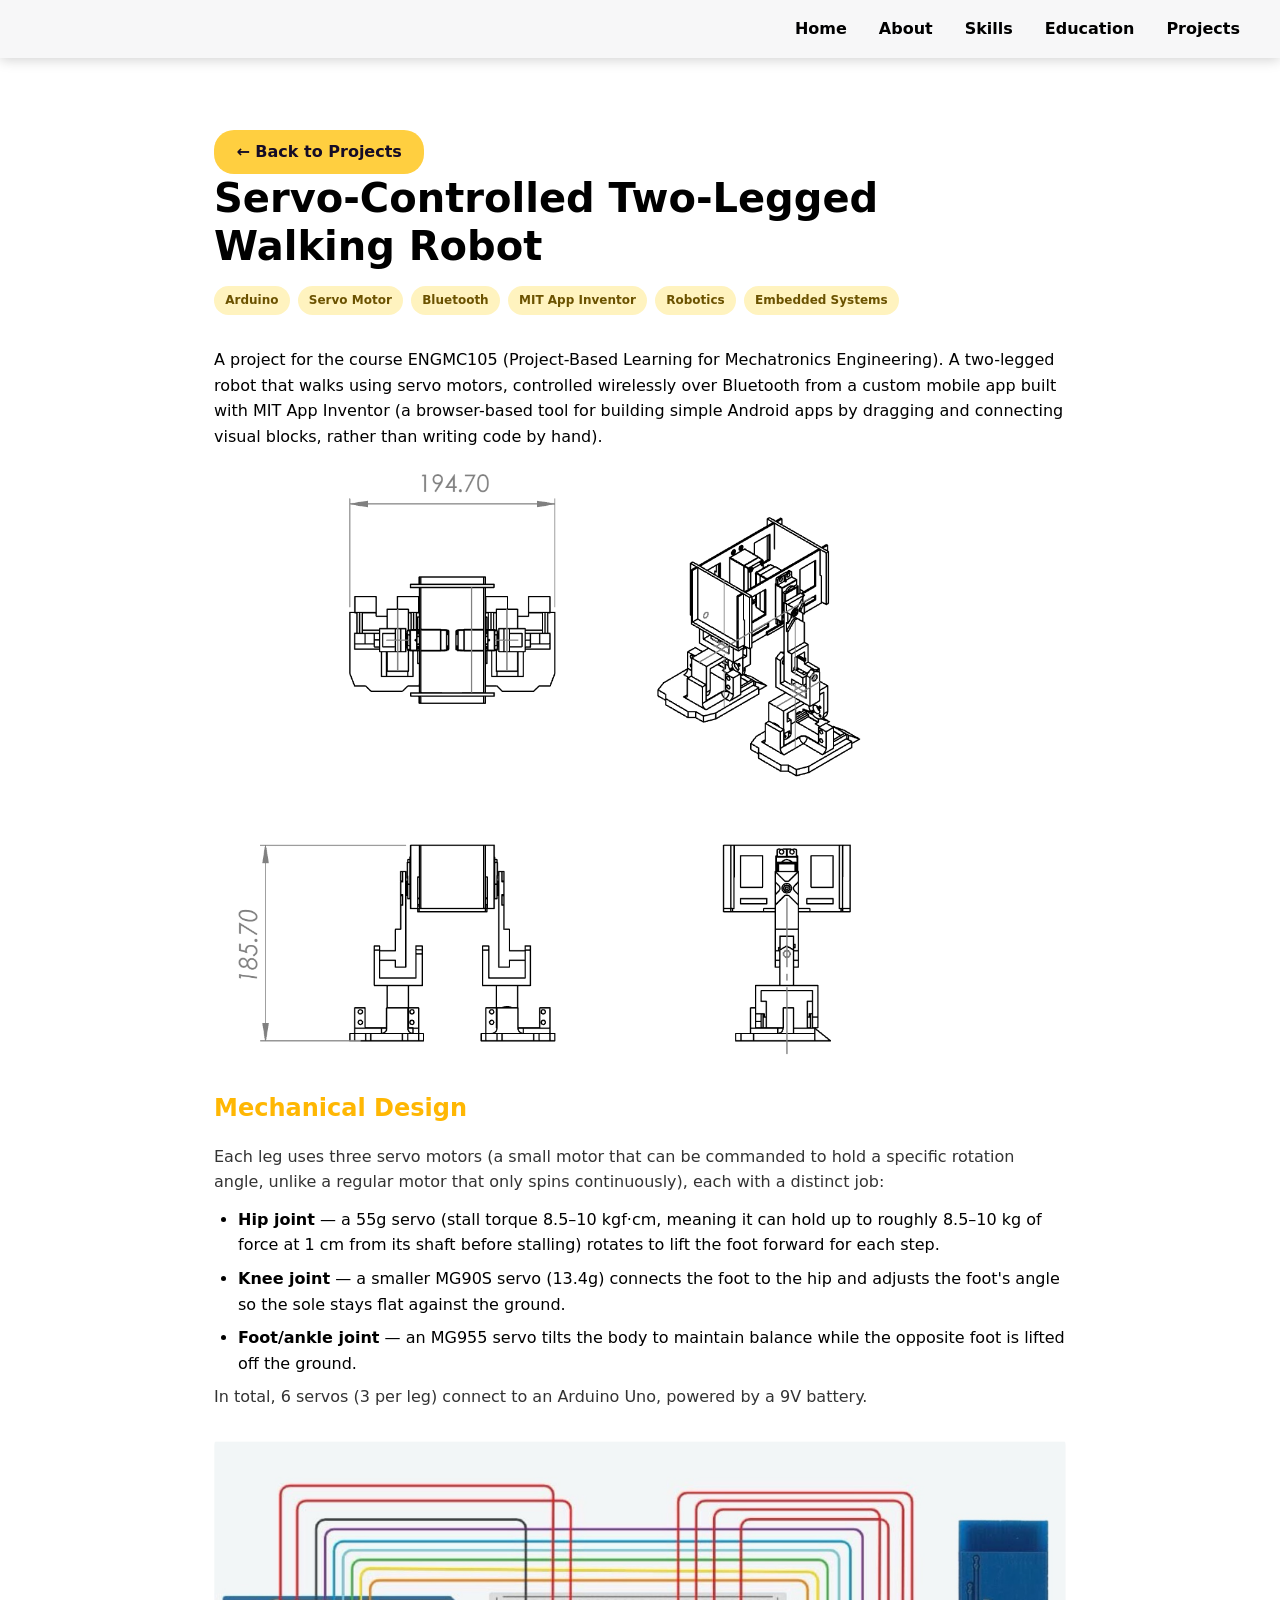
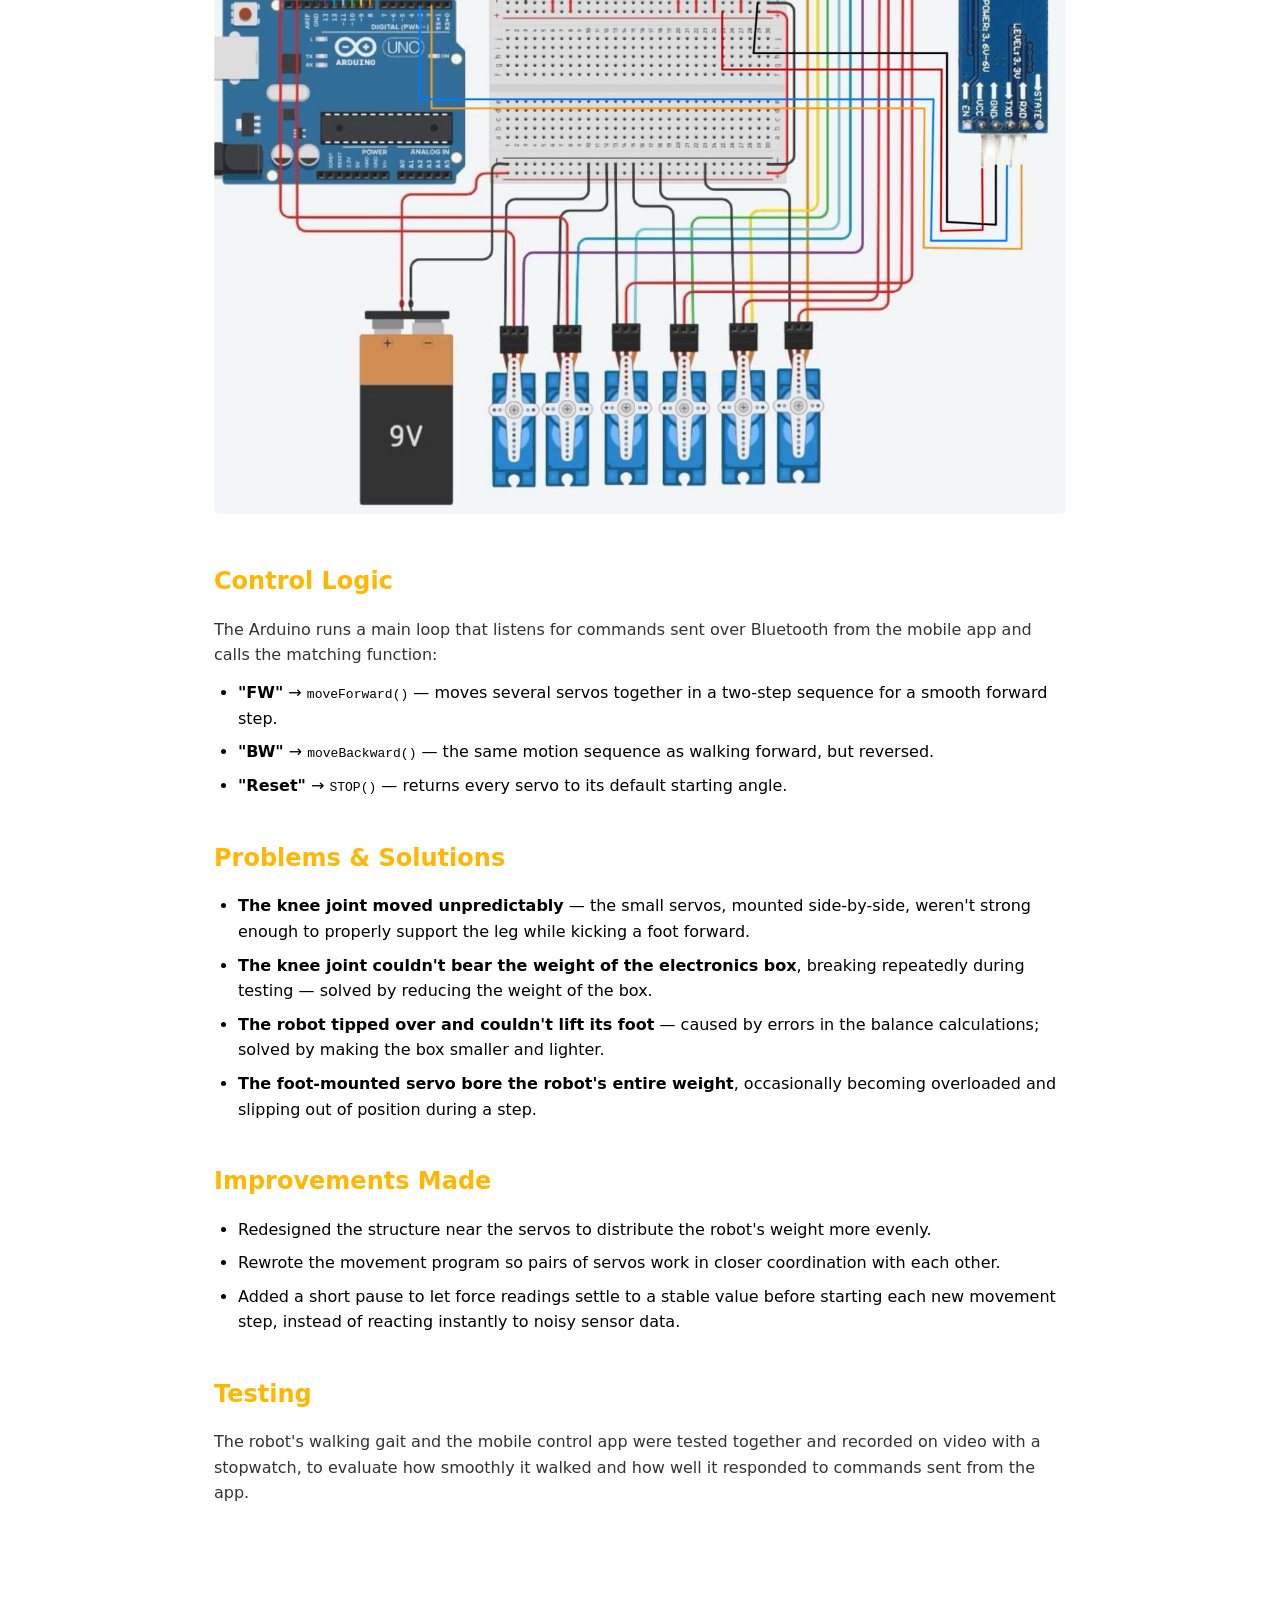
<file: projects/project4.html>
<!DOCTYPE html>
<html lang="en">
<head>
  <meta charset="UTF-8">
  <meta name="viewport" content="width=device-width, initial-scale=1.0">

  <link rel="stylesheet" href="../style.css">

  <title>Servo-Controlled Two-Legged Walking Robot | Nuttaporn Robkob</title>
</head>

<body>

  <header>
    <nav>
      <ul>
        <li><a href="../index.html#home">Home</a></li>
        <li><a href="../index.html#about">About</a></li>
        <li><a href="../index.html#skills">Skills</a></li>
        <li><a href="../index.html#education">Education</a></li>
        <li><a href="../index.html#project">Projects</a></li>
      </ul>
    </nav>
  </header>

  <main class="project-page">

    <a href="../index.html#project" class="btn-view">
      ← Back to Projects
    </a>

    <h1>Servo-Controlled Two-Legged Walking Robot</h1>

    <ul class="tech-tags">
        <li>Arduino</li>
        <li>Servo Motor</li>
        <li>Bluetooth</li>
        <li>MIT App Inventor</li>
        <li>Robotics</li>
        <li>Embedded Systems</li>
    </ul>

    <p>
        A project for the course ENGMC105 (Project-Based Learning for Mechatronics Engineering). A two-legged
        robot that walks using servo motors, controlled wirelessly over Bluetooth from a custom mobile app
        built with MIT App Inventor (a browser-based tool for building simple Android apps by dragging and
        connecting visual blocks, rather than writing code by hand).
      </p>

      <img src="drawings.png" alt="CAD drawings of the robot's leg structure, showing front, side, and isometric views with dimensions of 194.70mm width and 185.70mm height" style="max-width:80%; border-radius:8px; margin: 1rem 0;" style="width: 800px; height: auto;">

      <section>
        <h2>Mechanical Design</h2>
        <p>Each leg uses three servo motors (a small motor that can be commanded to hold a specific rotation angle, unlike a regular motor that only spins continuously), each with a distinct job:</p>
        <ul>
          <li><strong>Hip joint</strong> — a 55g servo (stall torque 8.5–10 kgf·cm, meaning it can hold up to roughly 8.5–10 kg of force at 1 cm from its shaft before stalling) rotates to lift the foot forward for each step.</li>
          <li><strong>Knee joint</strong> — a smaller MG90S servo (13.4g) connects the foot to the hip and adjusts the foot's angle so the sole stays flat against the ground.</li>
          <li><strong>Foot/ankle joint</strong> — an MG955 servo tilts the body to maintain balance while the opposite foot is lifted off the ground.</li>
        </ul>
        <p>In total, 6 servos (3 per leg) connect to an Arduino Uno, powered by a 9V battery.</p>
        <img src="Circuit.png" alt="Circuit diagram showing an Arduino Uno connected via a breadboard to a Bluetooth module, six servo motors, and a 9V battery" style="max-width:100%; border-radius:8px; margin-top:1rem;" style="width: 800px; height: auto;">
      </section>

      <section>
        <h2>Control Logic</h2>
        <p>The Arduino runs a main loop that listens for commands sent over Bluetooth from the mobile app and calls the matching function:</p>
        <ul>
          <li><strong>"FW"</strong> → <code>moveForward()</code> — moves several servos together in a two-step sequence for a smooth forward step.</li>
          <li><strong>"BW"</strong> → <code>moveBackward()</code> — the same motion sequence as walking forward, but reversed.</li>
          <li><strong>"Reset"</strong> → <code>STOP()</code> — returns every servo to its default starting angle.</li>
        </ul>
      </section>

      <section>
        <h2>Problems &amp; Solutions</h2>
        <ul>
          <li><strong>The knee joint moved unpredictably</strong> — the small servos, mounted side-by-side, weren't strong enough to properly support the leg while kicking a foot forward.</li>
          <li><strong>The knee joint couldn't bear the weight of the electronics box</strong>, breaking repeatedly during testing — solved by reducing the weight of the box.</li>
          <li><strong>The robot tipped over and couldn't lift its foot</strong> — caused by errors in the balance calculations; solved by making the box smaller and lighter.</li>
          <li><strong>The foot-mounted servo bore the robot's entire weight</strong>, occasionally becoming overloaded and slipping out of position during a step.</li>
        </ul>
      </section>

      <section>
        <h2>Improvements Made</h2>
        <ul>
          <li>Redesigned the structure near the servos to distribute the robot's weight more evenly.</li>
          <li>Rewrote the movement program so pairs of servos work in closer coordination with each other.</li>
          <li>Added a short pause to let force readings settle to a stable value before starting each new movement step, instead of reacting instantly to noisy sensor data.</li>
        </ul>
      </section>

      <section>
        <h2>Testing</h2>
        <p>
          The robot's walking gait and the mobile control app were tested together and recorded on video with a
          stopwatch, to evaluate how smoothly it walked and how well it responded to commands sent from the app.
        </p>
      </section>

  </main>

</body>
</html>
</file>
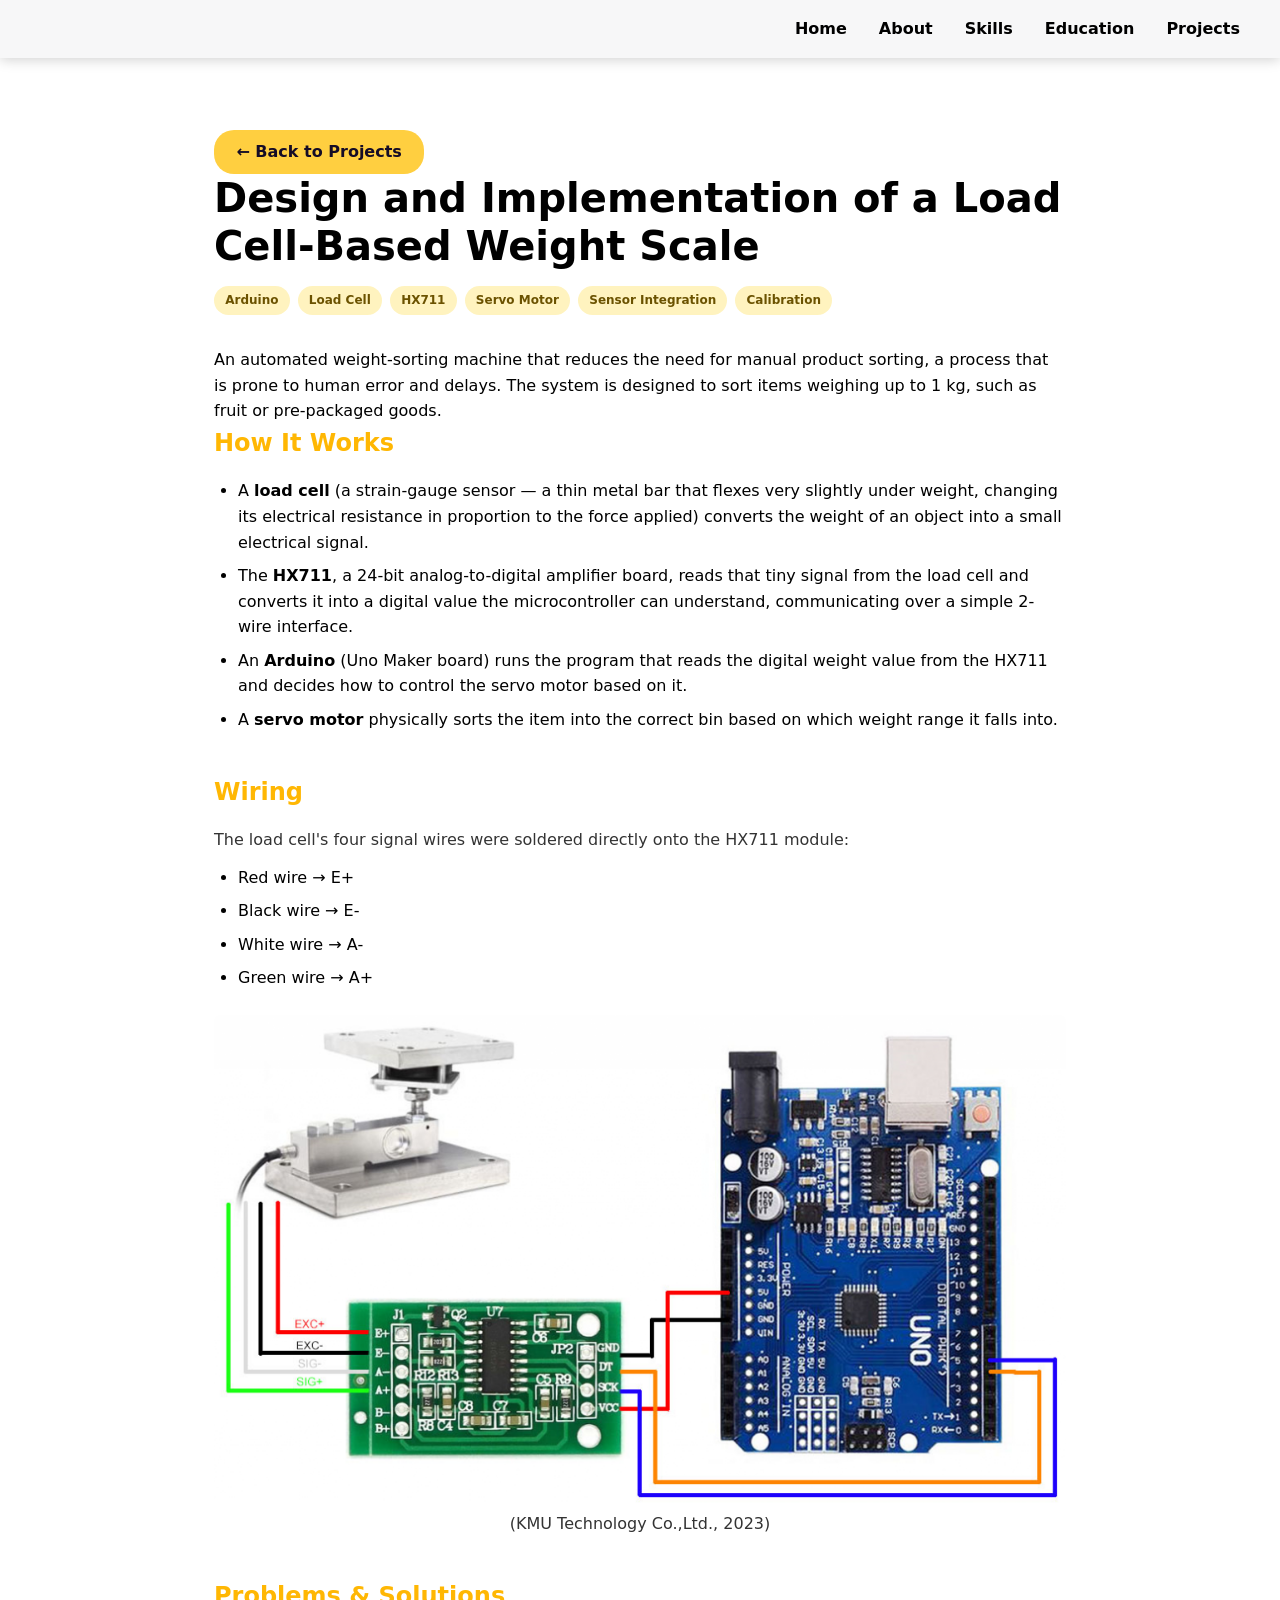
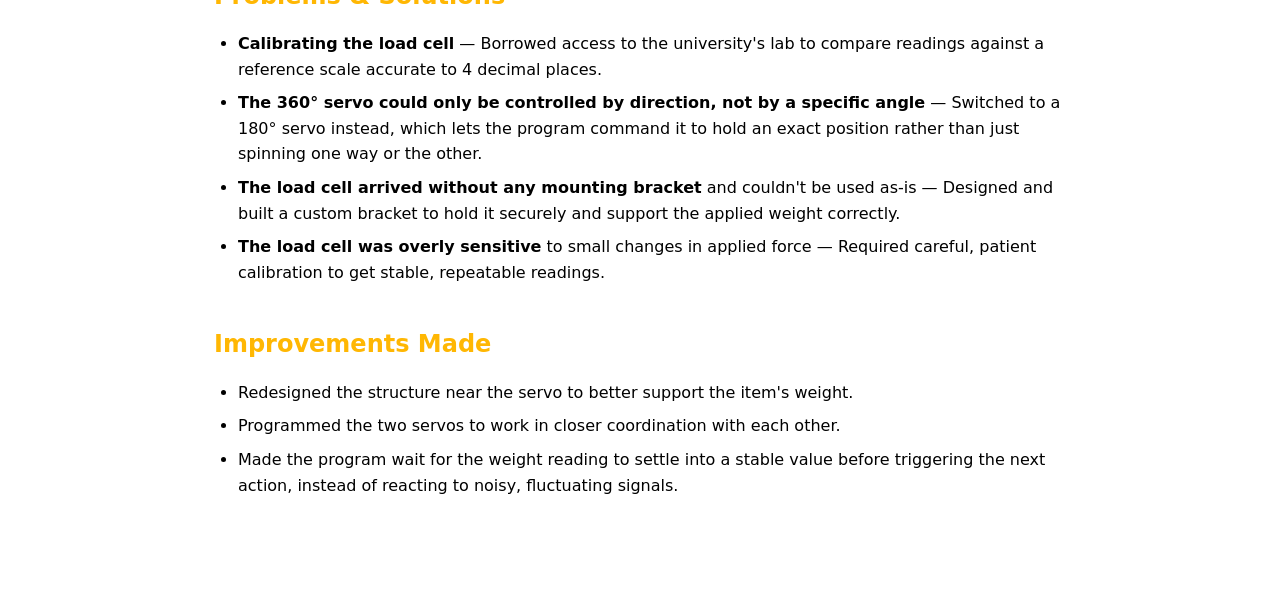
<file: projects/project5.html>
<!DOCTYPE html>
<html lang="en">
<head>
  <meta charset="UTF-8">
  <meta name="viewport" content="width=device-width, initial-scale=1.0">

  <link rel="stylesheet" href="../style.css">

  <title>Design and Implementation of a Load Cell-Based Weight Scale | Nuttaporn Robkob</title>
</head>

<body>

  <header>
    <nav>
      <ul>
        <li><a href="../index.html#home">Home</a></li>
        <li><a href="../index.html#about">About</a></li>
        <li><a href="../index.html#skills">Skills</a></li>
        <li><a href="../index.html#education">Education</a></li>
        <li><a href="../index.html#project">Projects</a></li>
      </ul>
    </nav>
  </header>

  <main class="project-page">

    <a href="../index.html#project" class="btn-view">
      ← Back to Projects
    </a>

    <h1>Design and Implementation of a Load Cell-Based Weight Scale</h1>

    <ul class="tech-tags">
        <li>Arduino</li>
        <li>Load Cell</li>
        <li>HX711</li>
        <li>Servo Motor</li>
        <li>Sensor Integration</li>
        <li>Calibration</li>
    </ul>

    <p>
        An automated weight-sorting machine that reduces the need for manual product sorting, a process that
        is prone to human error and delays. The system is designed to sort items weighing up to 1&nbsp;kg,
        such as fruit or pre-packaged goods.
      </p>

      <section>
        <h2>How It Works</h2>
        <ul>
          <li>
            A <strong>load cell</strong> (a strain-gauge sensor — a thin metal bar that flexes very slightly
            under weight, changing its electrical resistance in proportion to the force applied) converts the
            weight of an object into a small electrical signal.
          </li>
          <li>
            The <strong>HX711</strong>, a 24-bit analog-to-digital amplifier board, reads that tiny signal from
            the load cell and converts it into a digital value the microcontroller can understand, communicating
            over a simple 2-wire interface.
          </li>
          <li>
            An <strong>Arduino</strong> (Uno Maker board) runs the program that reads the digital weight value
            from the HX711 and decides how to control the servo motor based on it.
          </li>
          <li>A <strong>servo motor</strong> physically sorts the item into the correct bin based on which weight range it falls into.</li>
        </ul>
      </section>

      <section>
        <h2>Wiring</h2>
        <p>The load cell's four signal wires were soldered directly onto the HX711 module:</p>
        <ul>
          <li>Red wire → E+</li>
          <li>Black wire → E-</li>
          <li>White wire → A-</li>
          <li>Green wire → A+</li>
        </ul>
        <img src="Arduino_load cell.png" alt="Wiring diagram showing the load cell connected to the HX711 amplifier board, which is then connected to an Arduino Uno" style="max-width:100%; border-radius:8px; margin-top:1rem;" style="width: 100px; height: auto;">
        <p style="text-align: center;">(KMU Technology Co.,Ltd., 2023)</p>
      </section>

      <section>
        <h2>Problems &amp; Solutions</h2>
        <ul>
          <li><strong>Calibrating the load cell</strong> — Borrowed access to the university's lab to compare readings against a reference scale accurate to 4 decimal places.</li>
          <li><strong>The 360° servo could only be controlled by direction, not by a specific angle</strong> — Switched to a 180° servo instead, which lets the program command it to hold an exact position rather than just spinning one way or the other.</li>
          <li><strong>The load cell arrived without any mounting bracket</strong> and couldn't be used as-is — Designed and built a custom bracket to hold it securely and support the applied weight correctly.</li>
          <li><strong>The load cell was overly sensitive</strong> to small changes in applied force — Required careful, patient calibration to get stable, repeatable readings.</li>
        </ul>
      </section>

      <section>
        <h2>Improvements Made</h2>
        <ul>
          <li>Redesigned the structure near the servo to better support the item's weight.</li>
          <li>Programmed the two servos to work in closer coordination with each other.</li>
          <li>Made the program wait for the weight reading to settle into a stable value before triggering the next action, instead of reacting to noisy, fluctuating signals.</li>
        </ul>
      </section>

  </main>

</body>
</html>
</file>
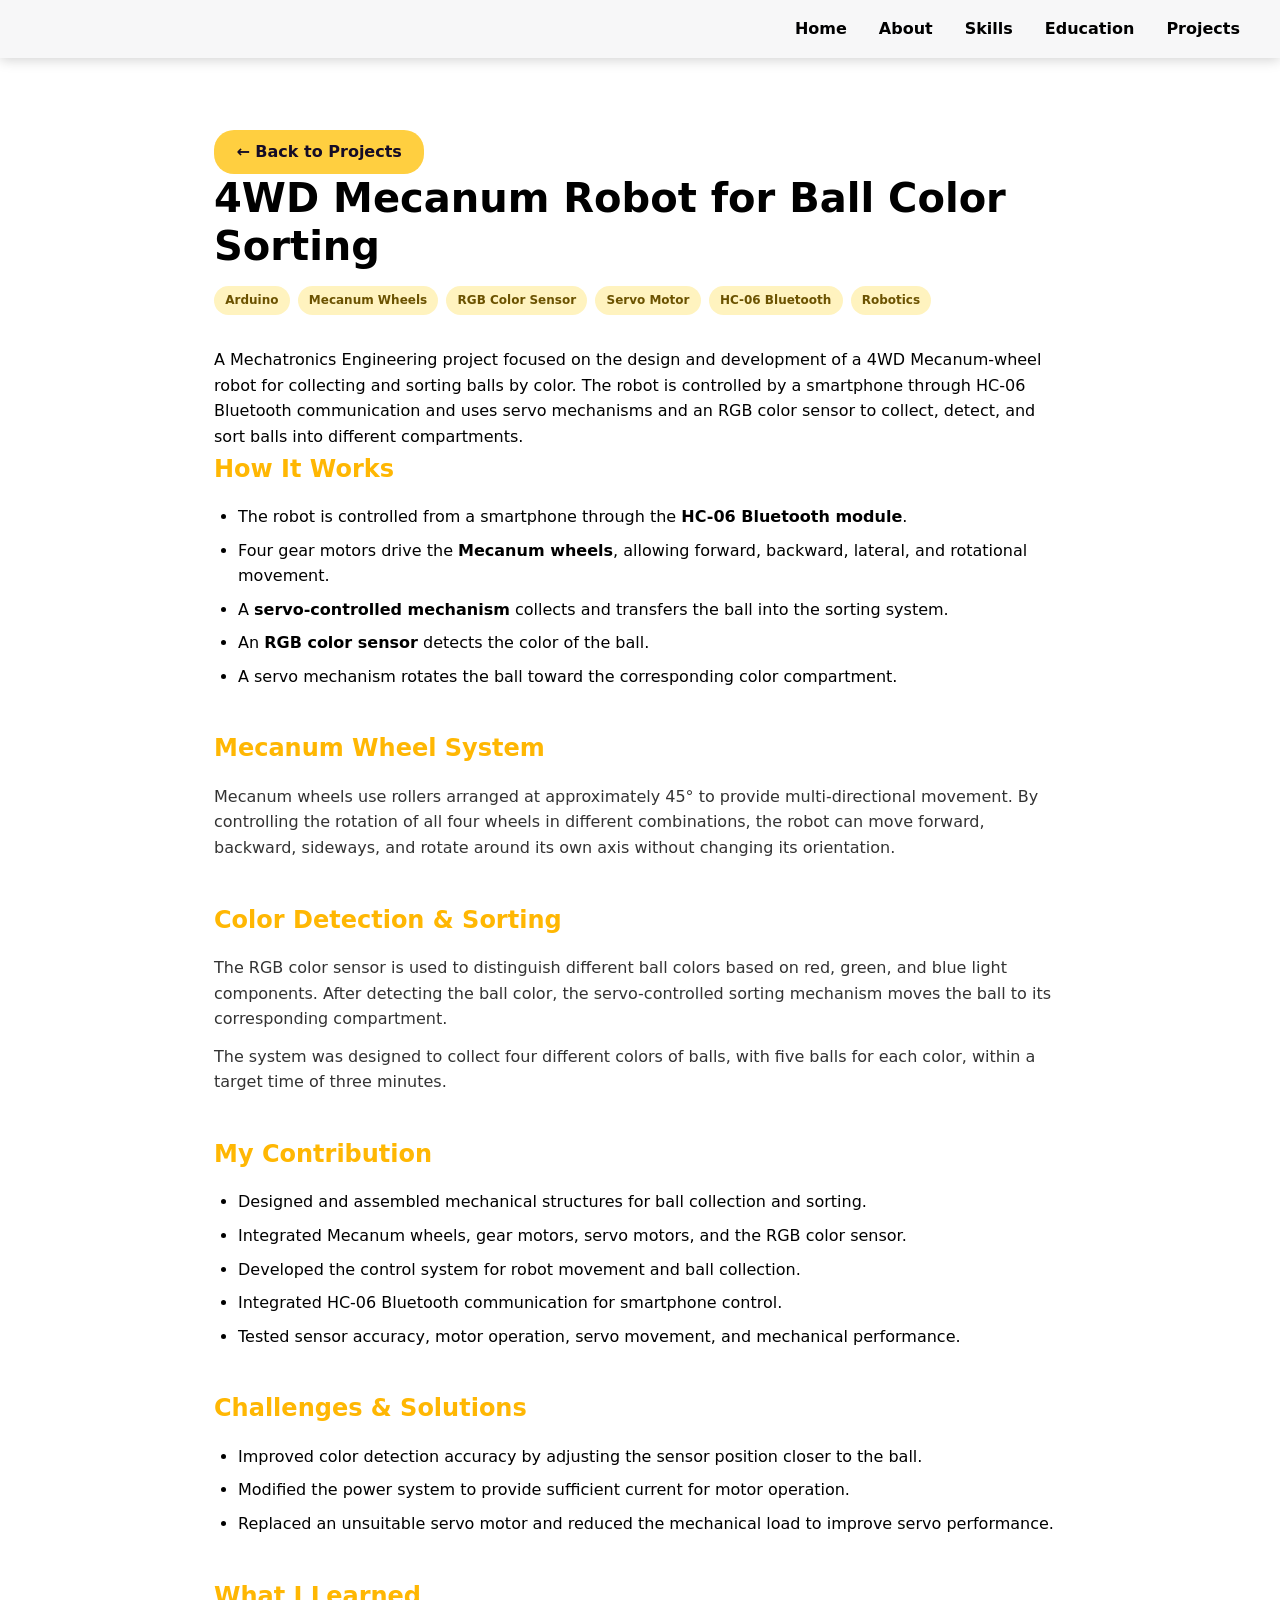
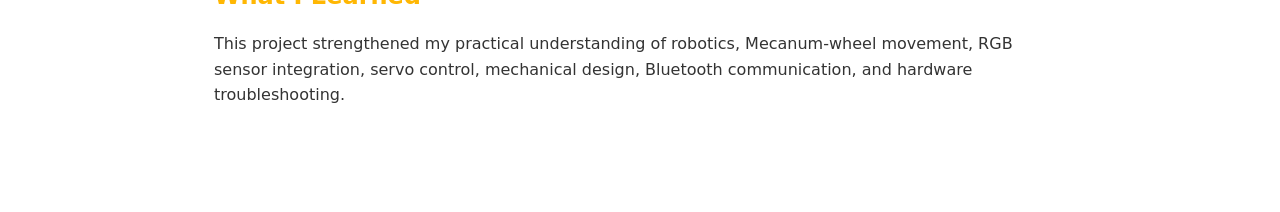
<file: projects/project6.html>
<!DOCTYPE html>
<html lang="en">
<head>
  <meta charset="UTF-8">
  <meta name="viewport" content="width=device-width, initial-scale=1.0">

  <link rel="stylesheet" href="../style.css">

  <title>4WD Mecanum Robot for Ball Color Sorting | Nuttaporn Robkob</title>
</head>

<body>

  <header>
    <nav>
      <ul>
        <li><a href="../index.html#home">Home</a></li>
        <li><a href="../index.html#about">About</a></li>
        <li><a href="../index.html#skills">Skills</a></li>
        <li><a href="../index.html#education">Education</a></li>
        <li><a href="../index.html#project">Projects</a></li>
      </ul>
    </nav>
  </header>

  <main class="project-page">

    <a href="../index.html#project" class="btn-view">
      ← Back to Projects
    </a>

    <h1>4WD Mecanum Robot for Ball Color Sorting</h1>

    <ul class="tech-tags">
      <li>Arduino</li>
      <li>Mecanum Wheels</li>
      <li>RGB Color Sensor</li>
      <li>Servo Motor</li>
      <li>HC-06 Bluetooth</li>
      <li>Robotics</li>
    </ul>

    <p>
      A Mechatronics Engineering project focused on the design and development of
      a 4WD Mecanum-wheel robot for collecting and sorting balls by color. The robot
      is controlled by a smartphone through HC-06 Bluetooth communication and uses
      servo mechanisms and an RGB color sensor to collect, detect, and sort balls
      into different compartments.
    </p>

    <section>
      <h2>How It Works</h2>

      <ul>
        <li>
          The robot is controlled from a smartphone through the
          <strong>HC-06 Bluetooth module</strong>.
        </li>

        <li>
          Four gear motors drive the <strong>Mecanum wheels</strong>, allowing
          forward, backward, lateral, and rotational movement.
        </li>

        <li>
          A <strong>servo-controlled mechanism</strong> collects and transfers
          the ball into the sorting system.
        </li>

        <li>
          An <strong>RGB color sensor</strong> detects the color of the ball.
        </li>

        <li>
          A servo mechanism rotates the ball toward the corresponding
          color compartment.
        </li>
      </ul>
    </section>

    <section>
      <h2>Mecanum Wheel System</h2>

      <p>
        Mecanum wheels use rollers arranged at approximately 45° to provide
        multi-directional movement. By controlling the rotation of all four
        wheels in different combinations, the robot can move forward, backward,
        sideways, and rotate around its own axis without changing its orientation.
      </p>
    </section>

    <section>
      <h2>Color Detection & Sorting</h2>

      <p>
        The RGB color sensor is used to distinguish different ball colors based
        on red, green, and blue light components. After detecting the ball color,
        the servo-controlled sorting mechanism moves the ball to its corresponding
        compartment.
      </p>

      <p>
        The system was designed to collect four different colors of balls,
        with five balls for each color, within a target time of three minutes.
      </p>
    </section>

    <section>
      <h2>My Contribution</h2>

      <ul>
        <li>
          Designed and assembled mechanical structures for ball collection
          and sorting.
        </li>

        <li>
          Integrated Mecanum wheels, gear motors, servo motors, and the
          RGB color sensor.
        </li>

        <li>
          Developed the control system for robot movement and ball collection.
        </li>

        <li>
          Integrated HC-06 Bluetooth communication for smartphone control.
        </li>

        <li>
          Tested sensor accuracy, motor operation, servo movement, and
          mechanical performance.
        </li>
      </ul>
    </section>

    <section>
      <h2>Challenges & Solutions</h2>

      <ul>
        <li>
          Improved color detection accuracy by adjusting the sensor position
          closer to the ball.
        </li>

        <li>
          Modified the power system to provide sufficient current for
          motor operation.
        </li>

        <li>
          Replaced an unsuitable servo motor and reduced the mechanical load
          to improve servo performance.
        </li>
      </ul>
    </section>

    <section>
      <h2>What I Learned</h2>

      <p>
        This project strengthened my practical understanding of robotics,
        Mecanum-wheel movement, RGB sensor integration, servo control,
        mechanical design, Bluetooth communication, and hardware troubleshooting.
      </p>
    </section>

  </main>

</body>
</html>
</file>
<file: style.css>
/* ==========================================================
   1. RESET
   ========================================================== */
* {
  box-sizing: border-box;
  margin: 0;
  padding: 0;
}

body {
  font-family: 'Segoe UI', system-ui, sans-serif;
  background-color: #ffffff;
  color: #000000;
  line-height: 1.6;
}


/* ==========================================================
   2. HEADER + NAVBAR
   ========================================================== */
header {
  position: sticky;
  top: 0;
  background-color: #f7f7f8;
  padding: 1rem 2.5rem;
  z-index: 100;
  box-shadow: 0 2px 12px rgba(0, 0, 0, 0.18);
}

nav ul {
  list-style: none;
  display: flex;
  gap: 2rem;
  justify-content: flex-end;
}

nav a {
  color: #000000;
  text-decoration: none;
  font-weight: 600;
  padding: 0.25rem 0;
  transition: color 0.2s ease;
}

nav a.active {
  color: #ffb703;
}

nav a:hover {
  color: #ffcf40;
}


/* ==========================================================
   3. HERO
   ========================================================== */
.hero {
  display: flex;
  align-items: center;
  justify-content: space-between;
  gap: 2.5rem;
  min-height: 80vh;
  padding: 3rem 2.5rem;
  flex-wrap: wrap;
}

.hero-text {
  flex: 1 1 400px;
}

.hero-text h1 {
  font-size: 3rem;
  line-height: 1.2;
  margin-bottom: 1rem;
}

.hero-text .highlight {
  color: #ffcf40;
}

.hero-tagline {
  font-size: 1.25rem;
  margin-bottom: 1.5rem;
  color: #555555;
}

#typing-text {
  border-right: 2px solid #000000;
  padding-right: 4px;
}

.btn-primary {
  display: inline-block;
  background-color: #ffcf40;
  color: #150c26;
  padding: 0.9rem 2rem;
  border-radius: 2rem;
  text-decoration: none;
  font-weight: 700;
  margin-bottom: 1.5rem;
  transition: transform 0.15s ease, box-shadow 0.15s ease;
}

.btn-primary:hover {
  transform: translateY(-2px);
  box-shadow: 0 6px 16px rgba(255, 207, 64, 0.35);
}

.btn-primary:focus {
  outline: 2px solid #000000;
  outline-offset: 3px;
}

.social-icons {
  display: flex;
  gap: 0.75rem;
}

.social-icons a {
  width: 2.5rem;
  height: 2.5rem;
  background-color: rgba(0, 8, 255, 0.464);
  border-radius: 50%;
  display: flex;
  align-items: center;
  justify-content: center;
  color: #010002;
  text-decoration: none;
  transition: background-color 0.2s ease, transform 0.2s ease;
}

.social-icons a:hover {
  background-color: #ffcf40;
  color: #150c26;
  transform: translateY(-2px);
}

.hero-image {
  flex: 1 1 300px;
  display: flex;
  justify-content: center;
}

.avatar {
  width: 320px;
  height: 320px;
  border-radius: 50%;
  object-fit: cover;
  background-color: #ffcf40;
}


/* ==========================================================
   4. ABOUT
   ========================================================== */
.about-content {
  display: flex;
  flex-direction: row-reverse;
  align-items: center;
  justify-content: space-between;
  gap: 3rem;
}

.about-text {
  flex: 1;
}

.about-image {
  flex: 0 0 auto;
}

.Profile {
  width: 450px;
  height: 450px;
  border-radius: 5%;
  object-fit: cover;
}

#about p:first-of-type {
  font-size: 1.25rem;
  font-weight: 700;
  color: #000000;
}


/* ==========================================================
   5. MAIN + SECTION
   ========================================================== */
main {
  max-width: 1100px;
  margin: 0 auto;
  padding: 3rem 1.25rem;
}

section {
  margin-bottom: 5rem;
}

section h2 {
  font-size: 2rem;
  margin-bottom: 2rem;
  text-align: center;
}

section p {
  margin-bottom: 0.75rem;
  color: #000000;
}


/* ==========================================================
   6. SKILLS
   ========================================================== */
.skill-group {
  margin-bottom: 2.5rem;
}

.skill-group h3 {
  font-size: 1.3rem;
  margin-bottom: 1rem;
  color: #ffb703;
  text-align: left;
}

.skill-group ul {
  list-style: none;
  display: grid;
  grid-template-columns: repeat(auto-fit, minmax(180px, 1fr));
  gap: 1rem;
}

.skill-group li {
  background-color: #f7f7f8;
  border: 1px solid #e5e5e5;
  border-radius: 12px;
  padding: 1rem;
  text-align: center;
  font-weight: 600;
  color: #222222;
  transition:
    transform 0.25s ease,
    box-shadow 0.25s ease,
    border-color 0.25s ease;
}

.skill-group li:hover {
  transform: translateY(-5px);
  border-color: #ffcf40;
  box-shadow: 0 8px 20px rgba(0, 0, 0, 0.12);
}


/* ==========================================================
   7. EDUCATION
   ========================================================== */
#education {
  display: block;
}

#education .edu-text {
  flex: 1 1 350px;
}


#education h3 {
  font-size: 1.25rem;
  margin-bottom: 0.5rem;
  color: #ffcf40;
}

#education .edu-content {
  display: flex;
  flex-direction: row-reverse;
  align-items: center;
  justify-content: space-between;
  gap: 2rem;
}

#education img {
  border-radius: 0.75rem;
  flex: 0 1 380px;
  width: 550px;
  height: 350px;
}


/* ==========================================================
   8. PROJECTS
   ========================================================== */
#project {
  display: grid;
  grid-template-columns: repeat(2, 1fr);
  gap: 2rem;
}

#project > h2 {
  grid-column: 1 / -1;
}

.project-thumb-placeholder img {
  width: 100%;
  height: 100%;
  object-fit: cover;
  display: block;
}

.project-card {
  position: relative;
  background-color: #ffffff;
  border: 1px solid #e5e5e5;
  border-radius: 16px;
  padding: 1.25rem;
  box-shadow: 0 4px 15px rgba(0, 0, 0, 0.08);
  transition:
    transform 0.25s ease,
    box-shadow 0.25s ease,
    border-color 0.25s ease;
}

.project-card:hover {
  transform: translateY(-8px);
  border-color: #ffcf40;
  box-shadow: 0 12px 30px rgba(0, 0, 0, 0.15);
}

.project-thumb-placeholder {
  height: 200px;
  background-color: #f5f5f5;
  border-radius: 12px;
  display: flex;
  align-items: center;
  justify-content: center;
  color: #888888;
  font-size: 0.9rem;
  overflow: hidden;
}

.project-card h3 {
  font-size: 1.15rem;
  margin: 1rem 0 0.6rem;
  color: #111111;
}

.project-summary {
  font-size: 0.9rem;
  color: #666666;
  line-height: 1.6;
  margin-bottom: 1rem;
}

.tech-tags {
  list-style: none;
  display: flex;
  flex-wrap: wrap;
  gap: 0.5rem;
  margin: 0.75rem 0 1rem;
}

.tech-tags li {
  background-color: #fff3bf;
  color: #6b5200;
  padding: 0.3rem 0.7rem;
  border-radius: 20px;
  font-size: 0.75rem;
  font-weight: 600;
}

.project-actions {
  margin-top: 1rem;
}

.btn-view {
  display: inline-block;
  background-color: #ffcf40;
  color: #150c26;
  border: none;
  padding: 0.6rem 1.4rem;
  border-radius: 20px;
  font-weight: 700;
  cursor: pointer;
  text-decoration: none;
  transition:
    transform 0.2s ease,
    background-color 0.2s ease,
    box-shadow 0.2s ease;
}

.btn-view:hover {
  background-color: #ffb703;
  transform: translateY(-2px);
  box-shadow: 0 5px 12px rgba(0, 0, 0, 0.12);
}


/* ==========================================================
   9. PROJECT DETAIL PAGES
   ใช้ร่วมกันกับ project1.html - project6.html
   ========================================================== */
.project-page {
  max-width: 900px;
  margin: 0 auto;
  padding: 4rem 1.5rem;
}

.project-page h1 {
  font-size: 2.5rem;
  line-height: 1.2;
  margin-bottom: 1rem;
}

.project-page .project-status {
  color: #ffb703;
  font-weight: 700;
  margin-bottom: 1rem;
}

.project-page .tech-tags {
  margin-bottom: 2rem;
}

.project-page section {
  margin-bottom: 2.5rem;
}

.project-page section h2 {
  text-align: left;
  color: #ffb703;
  margin-bottom: 1rem;
  font-size: 1.5rem;
}

.project-page section p {
  color: #333333;
}

.project-page ul:not(.tech-tags) {
  padding-left: 1.5rem;
}

.project-page ul:not(.tech-tags) li {
  margin-bottom: 0.5rem;
}

.project-page .btn-view {
  margin-top: 0.5rem;
}


/* ==========================================================
   10. RESPONSIVE
   ========================================================== */
@media (max-width: 768px) {

  header {
    padding: 1rem;
  }

  nav ul {
    gap: 1rem;
    justify-content: center;
    flex-wrap: wrap;
  }

  .hero {
    padding: 2rem 1.25rem;
    text-align: center;
  }

  .hero-text h1 {
    font-size: 2.3rem;
  }

  .social-icons {
    justify-content: center;
  }

  .avatar {
    width: 250px;
    height: 250px;
  }

  .about-content {
    flex-direction: column;
    text-align: center;
  }

  .Profile {
    width: 250px;
    height: 250px;
  }

  #education {
    text-align: center;
    justify-content: center;
  }

  #education img {
    width: min(100%, 380px);
    height: auto;
  }

  #project {
    grid-template-columns: 1fr;
  }

  #project > h2 {
    grid-column: auto;
  }

  .project-page h1 {
    font-size: 2rem;
  }
}

/* ===== Case Study Pages ===== */
.case-study {
  max-width: 1000px;
  margin: 0 auto;
  padding: 5rem 1.2rem 2rem;
}

.case-section {
  margin-top: 1.2rem;
  padding: 1.4rem;
}
</file>
